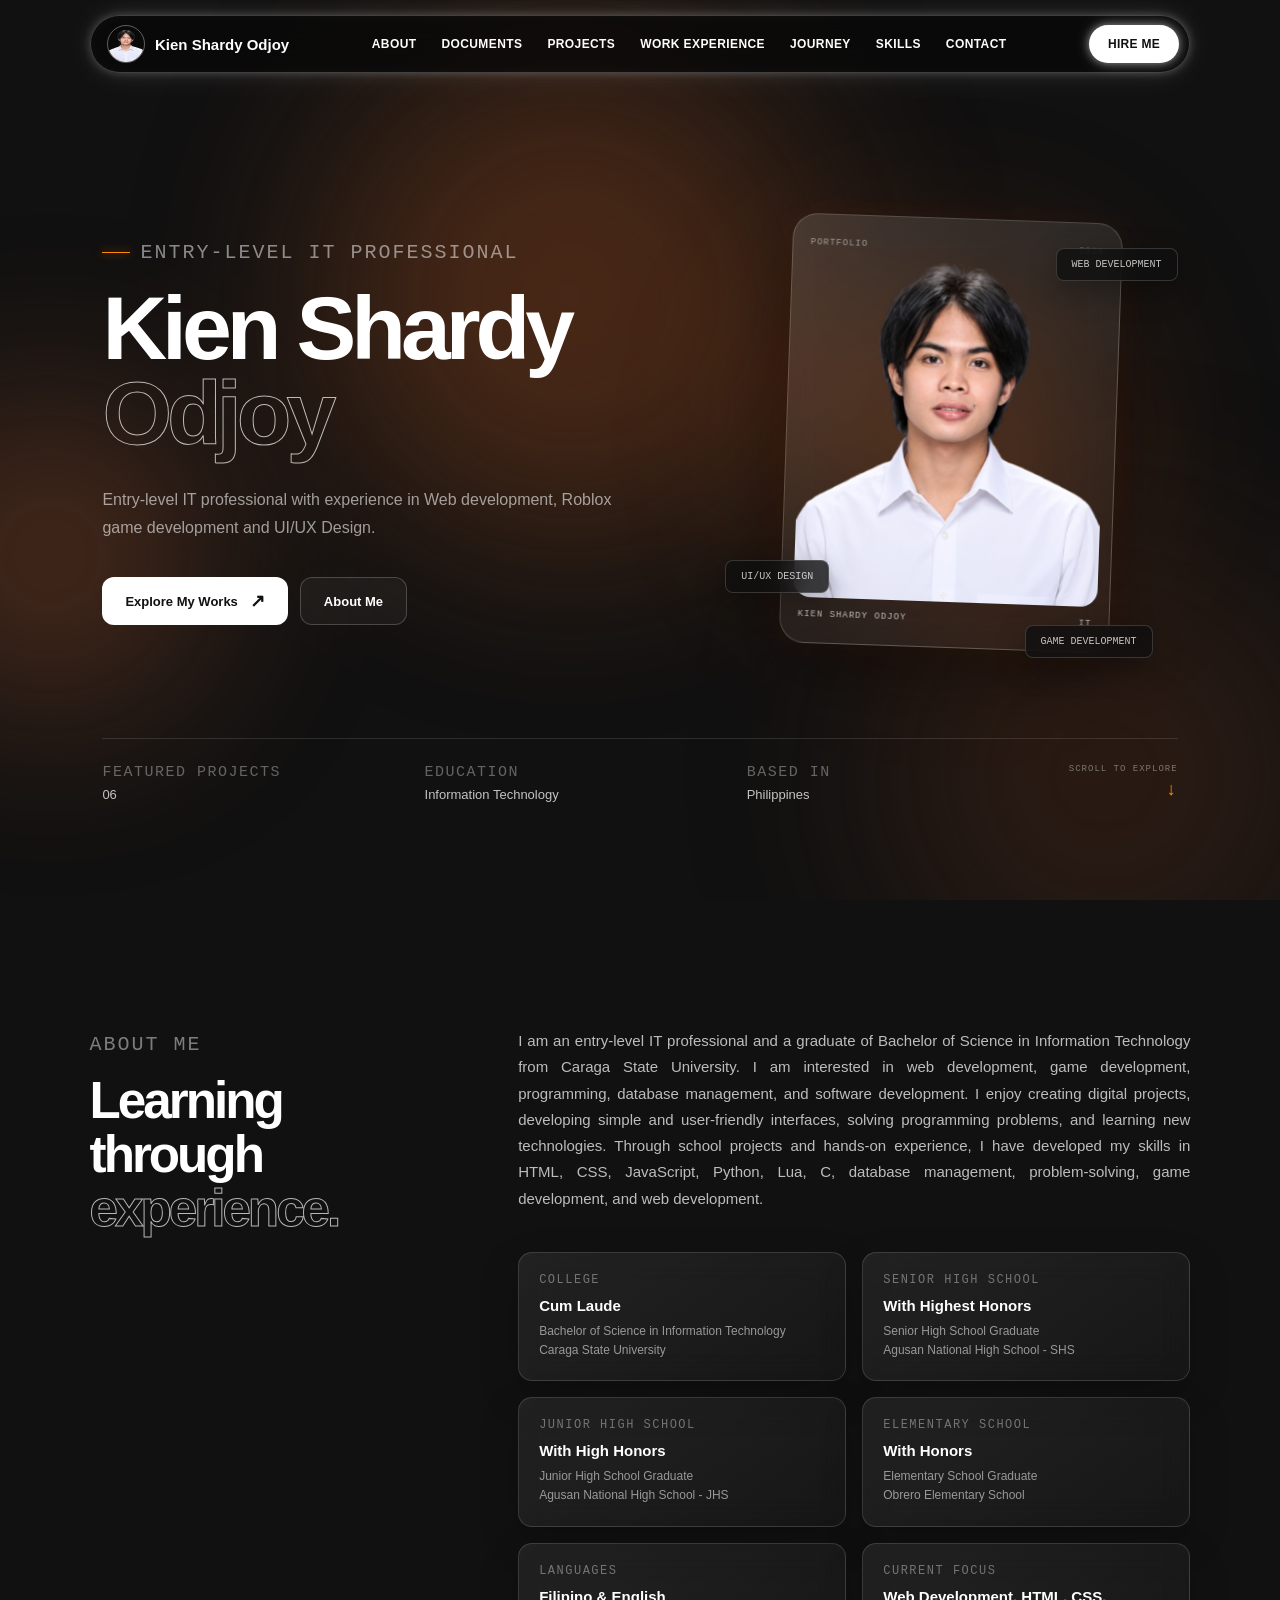
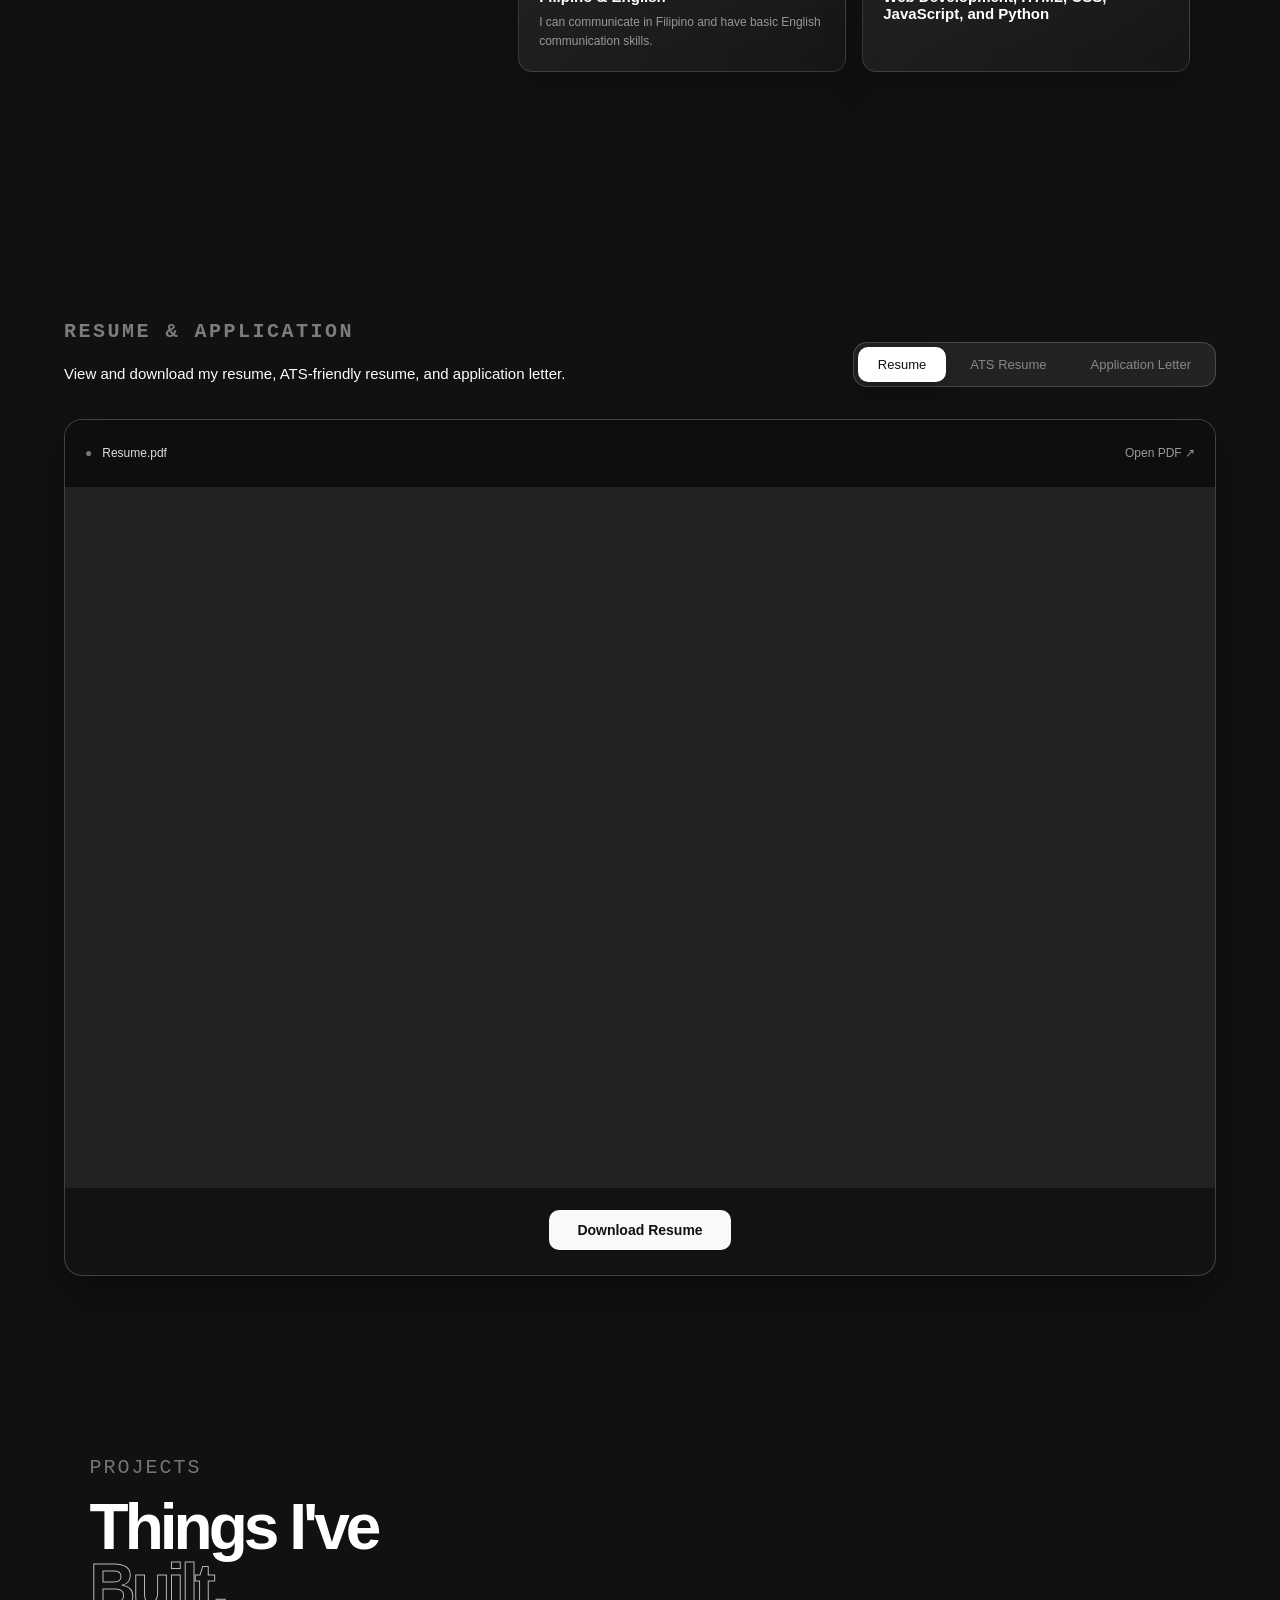
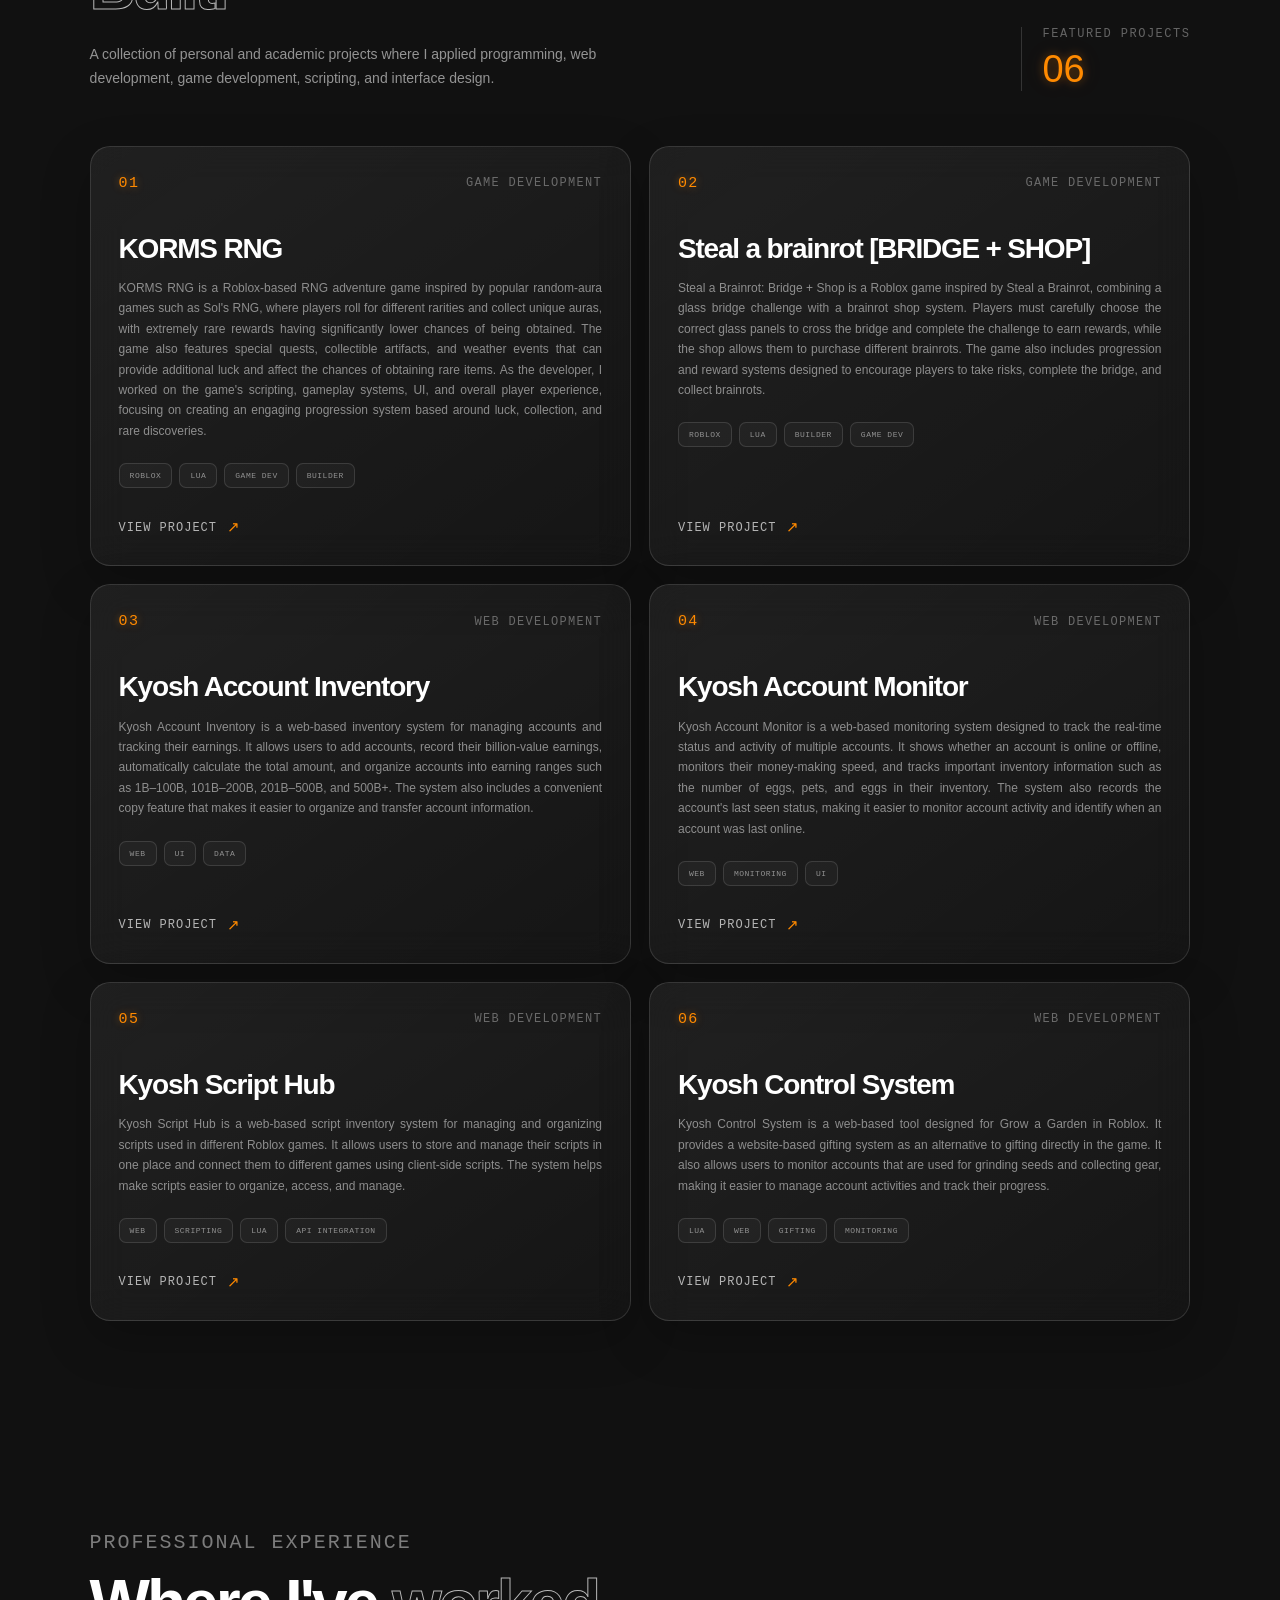
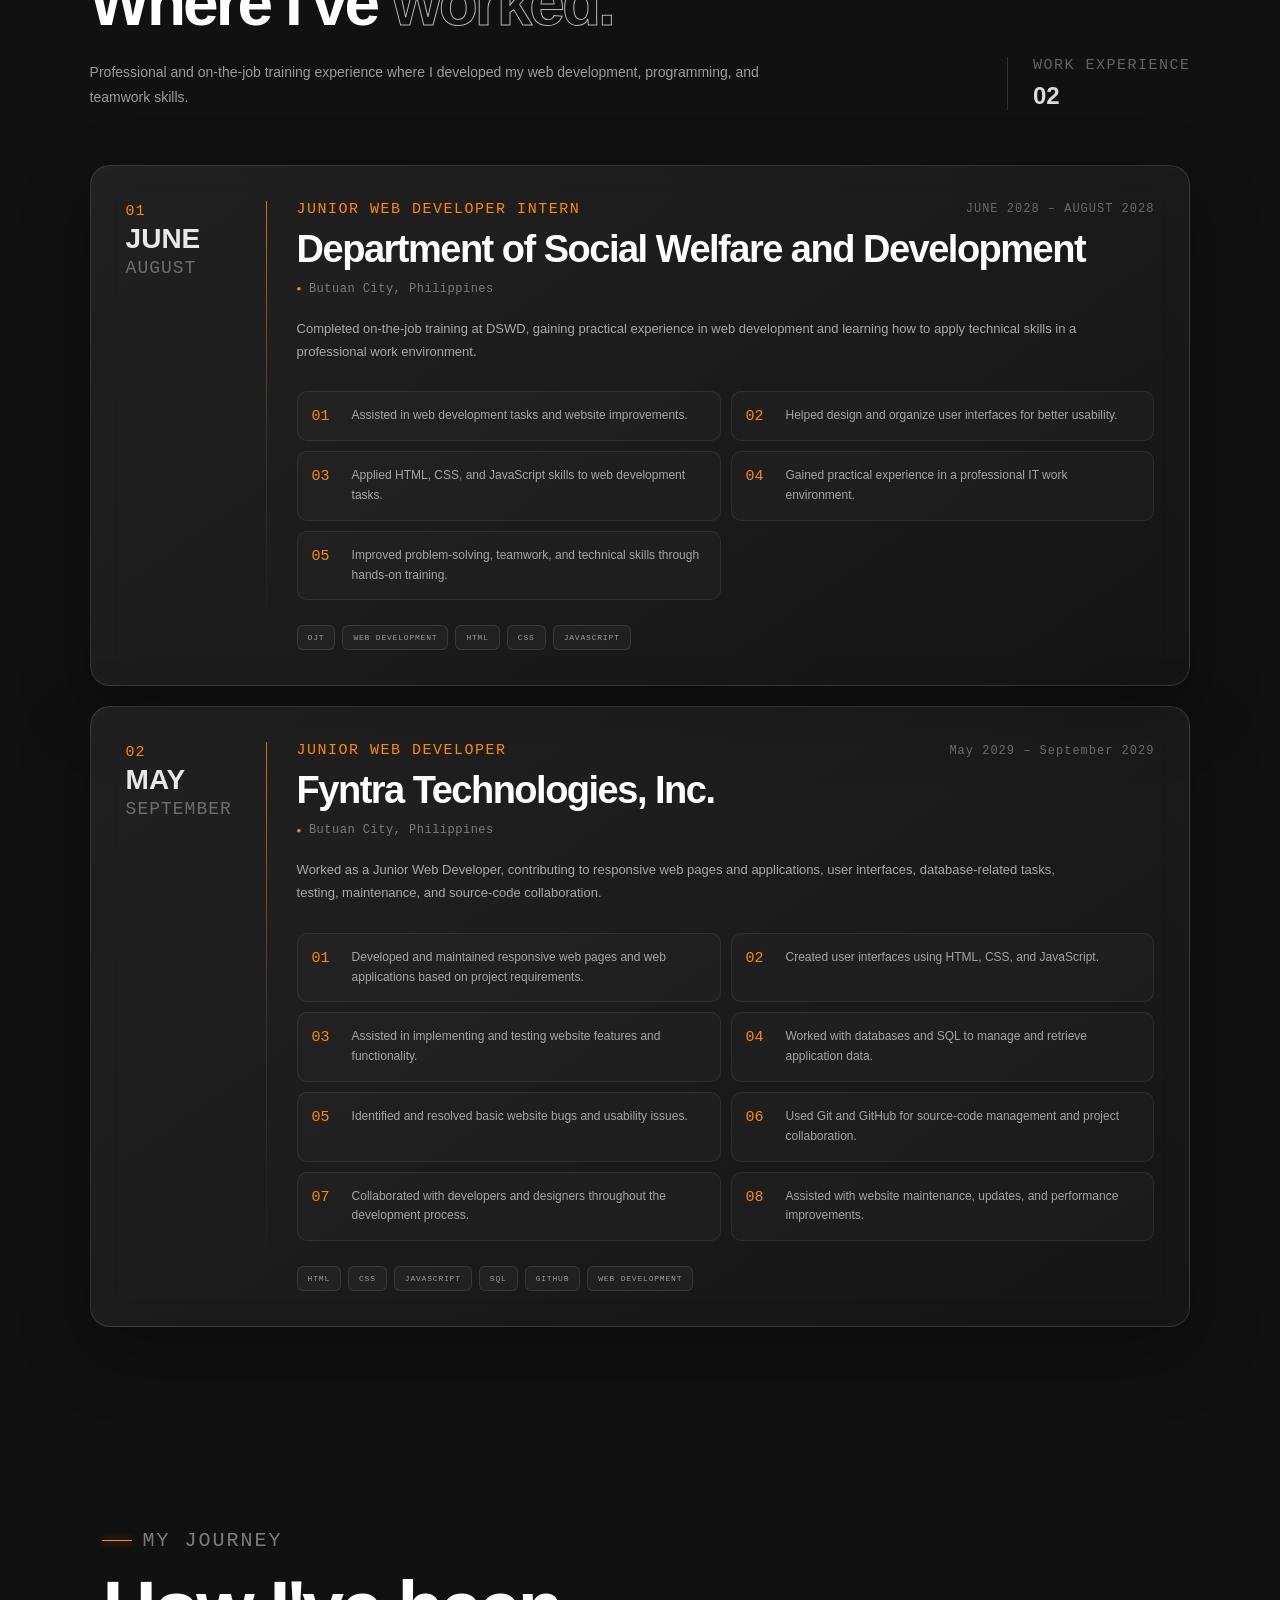
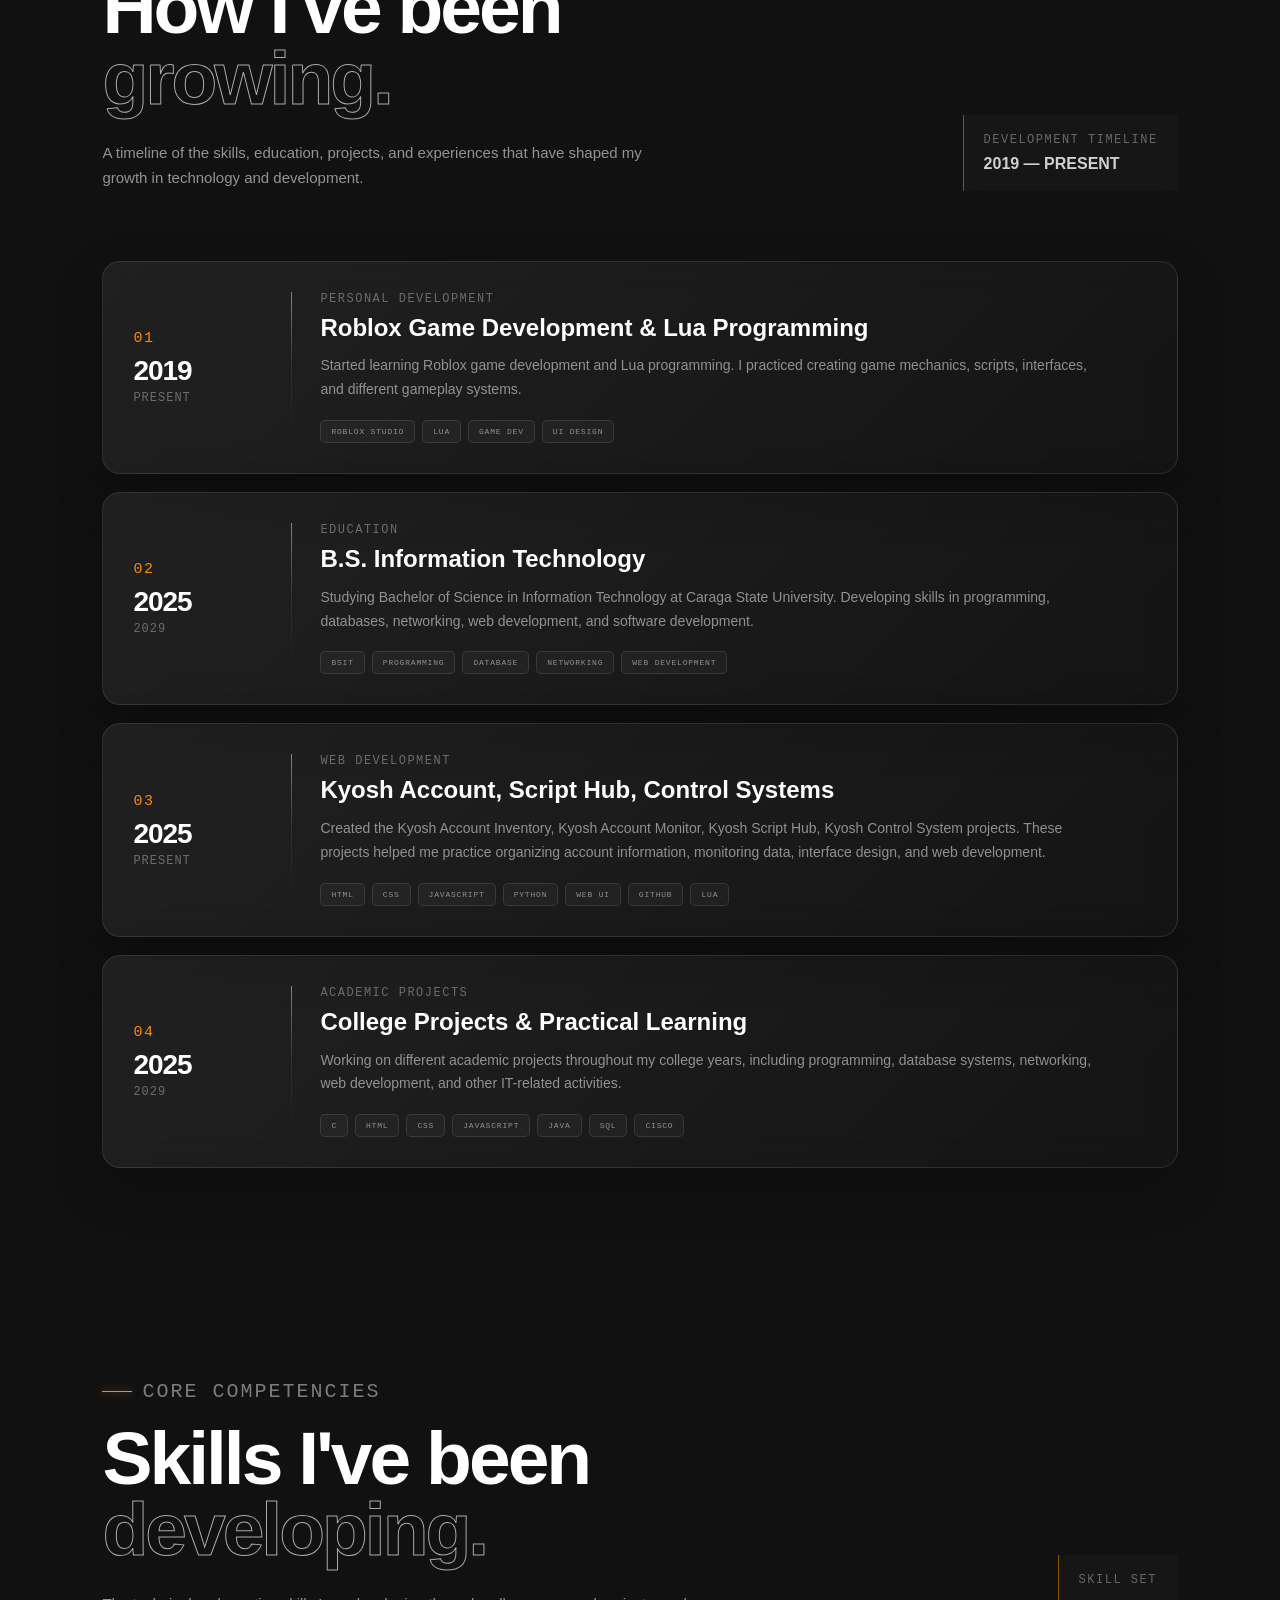
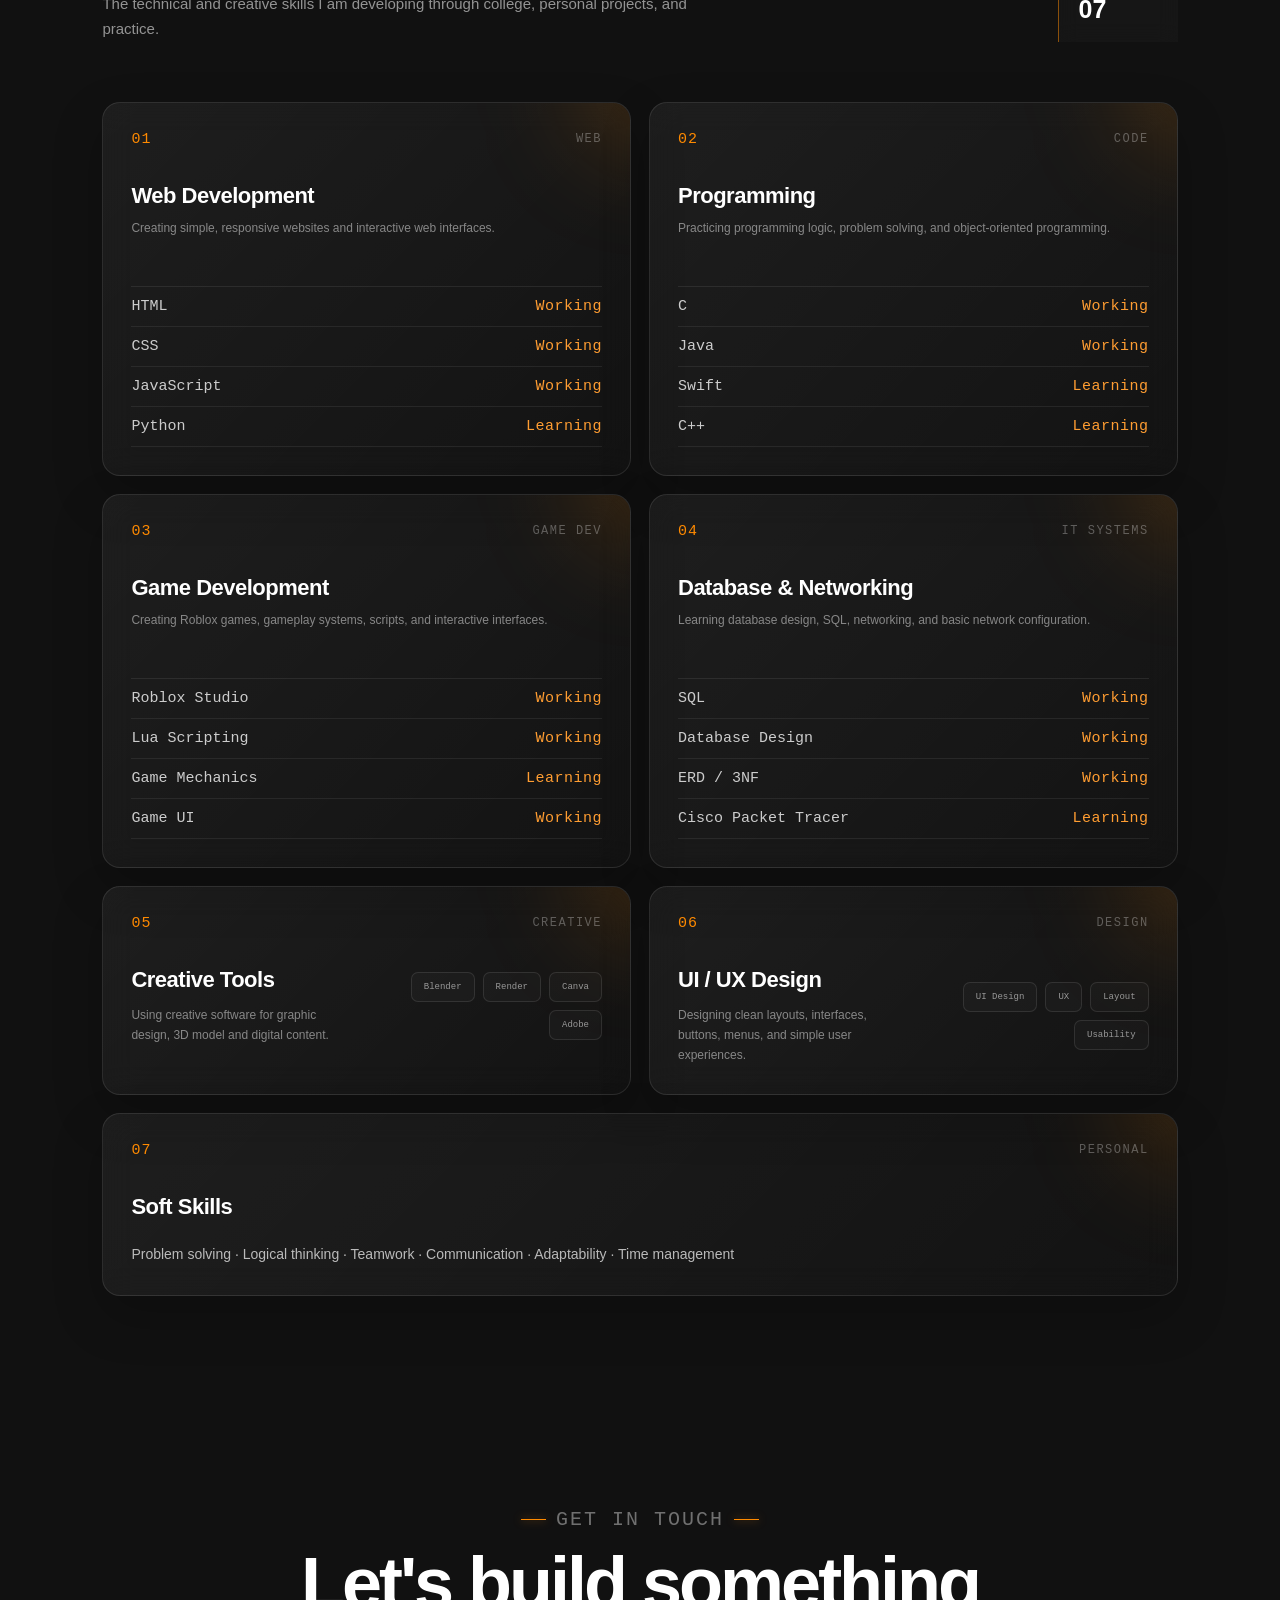
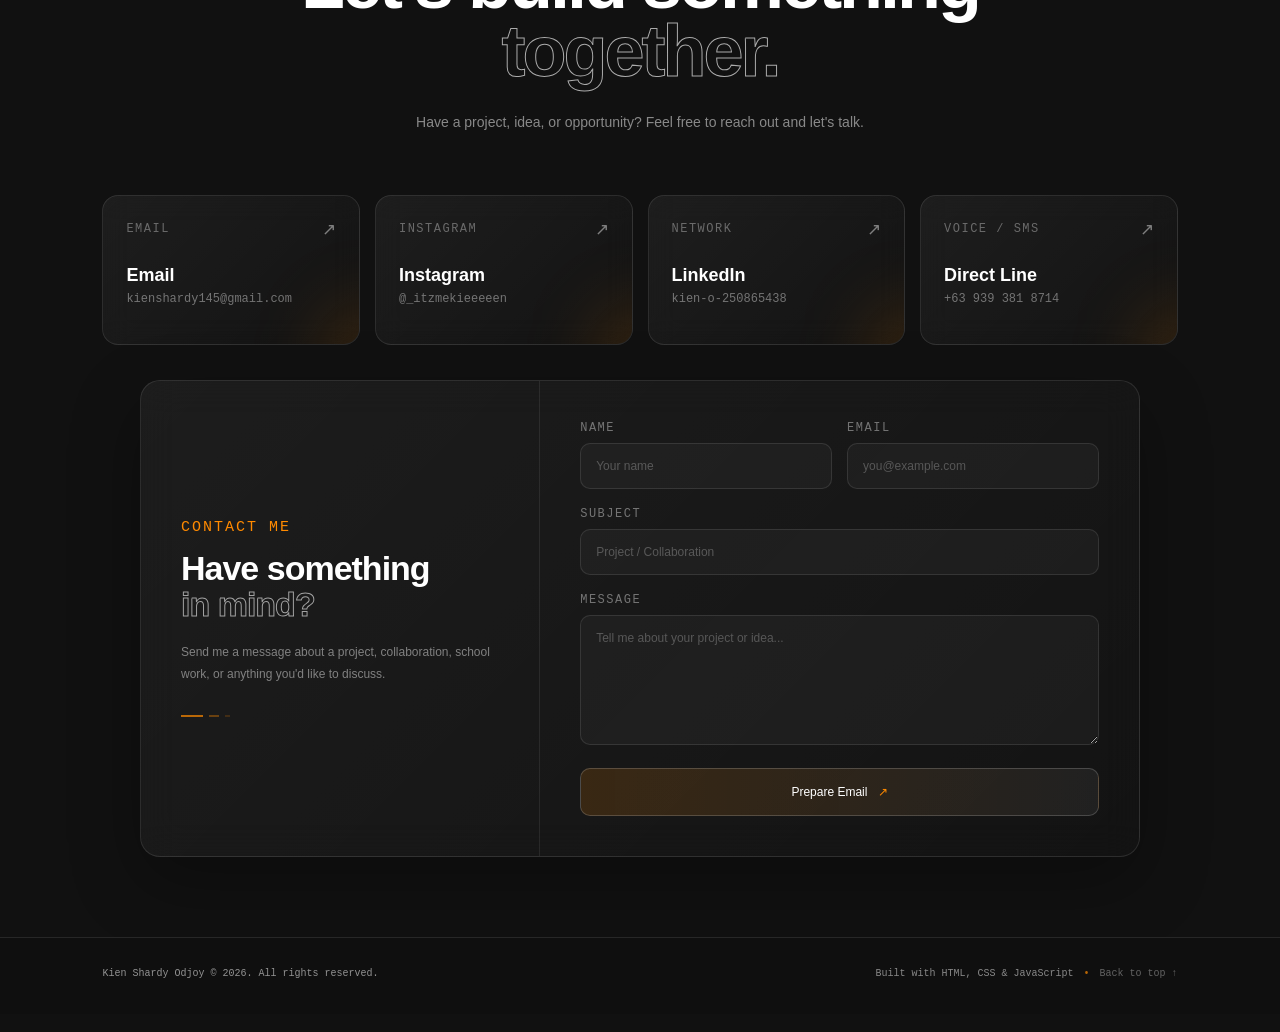
<file: index.html>
<!DOCTYPE html>

<html lang="en">

    <head>
        <meta charset="UTF-8" />
        <meta name="viewport" content="width=device-width, initial-scale=1.0" />

        <title>ODJOY E-PORTFOLIO</title>

        <link rel="stylesheet" href="styles.css">
    </head>

    <body>

        <header>

            <nav class="navbar">

                <a href="#home" class="nav-profile">
                    <img src="Kien.png" class="profile-image">
                    <span>Kien Shardy Odjoy</span>
                </a>

                <div class="navmenu" id="navMenu">
                    <a href="#about">ABOUT</a>
                    <a href="#documents">DOCUMENTS</a>
                    <a href="#projects">PROJECTS</a>
                    <a href="#work-experience">WORK EXPERIENCE</a>
                    <a href="#journey">JOURNEY</a>
                    <a href="#skills">SKILLS</a>
                    <a href="#contact">CONTACT</a>
                </div>

                <a href="#contact" class="hire-button">HIRE ME</a>

                <!-- MOBILE BUTTON -->
                <button type="button" class="mobile-menu-btn" id="mobileMenuBtn" aria-label="Open navigation menu" aria-expanded="false">
                    <span></span>
                    <span></span>
                </button>

            </nav>

        </header>

        <main>

            <div class="site-background">
                <div class="circle circle1"></div>
                <div class="circle circle2"></div>
                <div class="circle circle3"></div>
            </div>

            <!-- HOME -->
            <section id="home" class="background">

                <div class="hero-wrapper">

                    <!-- LEFT SIDE -->
                    <div class="hero-text">

                        <div class="hero-label">
                            <span></span>
                            ENTRY-LEVEL IT PROFESSIONAL
                        </div>

                        <h1>
                            Kien Shardy
                            <strong>Odjoy</strong>
                        </h1>

                        <p class="hero-description">
                            Entry-level IT professional with experience in Web development, Roblox game development and UI/UX Design.
                        </p>

                        <div class="hero-buttons">

                            <a href="#projects" class="hero-btn primary">
                                Explore My Works
                                <span>↗</span>
                            </a>

                            <a href="#about" class="hero-btn secondary">
                                About Me
                            </a>

                        </div>

                    </div>

                    <!-- RIGHT SIDE -->
                    <div class="hero-visual">

                        <div class="visual-glow"></div>

                        <div class="image-card">

                            <div class="image-top">
                                <span>PORTFOLIO</span>
                                <span>2026</span>
                            </div>

                            <img src="Kien.png" alt="Kien Shardy Odjoy">

                            <div class="image-bottom">
                                <span>KIEN SHARDY ODJOY</span>
                                <span>IT</span>
                            </div>

                        </div>

                        <!-- FLOATING SKILL TAGS -->
                        <div class="floating-tag tag-one">
                            WEB DEVELOPMENT
                        </div>

                        <div class="floating-tag tag-two">
                            UI/UX DESIGN
                        </div>

                        <div class="floating-tag tag-three">
                            GAME DEVELOPMENT
                        </div>

                    </div>

                </div>

                <!-- BOTTOM INFORMATION -->
                <div class="hero-footer">

                    <div>
                        <span class="footer-label">FEATURED PROJECTS</span>
                        <strong>06</strong>
                    </div>

                    <div>
                        <span class="footer-label">EDUCATION</span>
                        <strong>Information Technology</strong>
                    </div>

                    <div>
                        <span class="footer-label">BASED IN</span>
                        <strong>Philippines</strong>
                    </div>

                    <div class="scroll-indicator">
                        SCROLL TO EXPLORE
                        <span>↓</span>
                    </div>

                </div>

            </section>

            <!-- ABOUT -->
            <section id="about" class="about-section">

                <div class="about-wrapper">

                    <!-- LEFT SIDE -->
                    <div class="about-heading">
                        <span class="section-label">ABOUT ME</span>

                        <h2>
                            Learning through
                            <strong>experience.</strong>
                        </h2>
                    </div>

                    <!-- RIGHT SIDE -->
                    <div class="about-content">

                        <p class="about-intro">
                            I am an entry-level IT professional and a graduate of Bachelor of Science in Information Technology 
                            from Caraga State University. I am interested in web development, game development, programming, database management, 
                            and software development. I enjoy creating digital projects, developing simple and user-friendly interfaces, 
                            solving programming problems, and learning new technologies. Through school projects and hands-on experience, 
                            I have developed my skills in HTML, CSS, JavaScript, Python, Lua, C, database management, problem-solving, game development, and web development.
                        </p>

                        <!-- INFORMATION CARDS -->
                        <div class="about-grid">

                            <!-- COLLEGE -->
                            <div class="about-card">
                                <span class="card-label">COLLEGE</span>

                                <strong>Cum Laude</strong>

                                <p>
                                    Bachelor of Science in Information Technology
                                    <br>
                                    Caraga State University
                                </p>
                            </div>

                            <!-- SENIOR HIGH SCHOOL -->
                            <div class="about-card">
                                <span class="card-label">SENIOR HIGH SCHOOL</span>

                                <strong>With Highest Honors</strong>

                                <p>
                                    Senior High School Graduate
                                    <br>
                                    Agusan National High School - SHS
                                </p>
                            </div>

                            <!-- JUNIOR HIGH SCHOOL -->
                            <div class="about-card">
                                <span class="card-label">JUNIOR HIGH SCHOOL</span>

                                <strong>With High Honors</strong>

                                <p>
                                    Junior High School Graduate
                                    <br>
                                    Agusan National High School - JHS
                                </p>
                            </div>

                            <!-- ORGANIZATION -->
                            <div class="about-card">
                                <span class="card-label">ELEMENTARY SCHOOL</span>

                                <strong>With Honors</strong>

                                <p>
                                    Elementary School Graduate
                                    <br>
                                    Obrero Elementary School
                                </p>
                            </div>

                            <!-- LANGUAGES -->
                            <div class="about-card">
                                <span class="card-label">LANGUAGES</span>

                                <strong>Filipino & English</strong>

                                <p>
                                    I can communicate in Filipino and have basic English communication skills.
                                </p>
                            </div>

                            <!-- CURRENT FOCUS -->
                            <div class="about-card">
                                <span class="card-label">CURRENT FOCUS</span>

                                <strong>Web Development, HTML, CSS, JavaScript, and Python</strong>
                            </div>

                        </div>

                    </div>

                </div>

            </section>

            <!-- DOCUMENTS -->
            <section id="documents" class="content-section documents-section">
                <div class="section-label">RESUME & APPLICATION</div>

                <p class="section-description">
                    View and download my resume, ATS-friendly resume, and application letter.
                </p>

                <div class="document-tabs">
                    <button class="document-tab active" onclick="showDocument('resume')">
                        Resume
                    </button>

                    <button class="document-tab" onclick="showDocument('ats-resume')">
                        ATS Resume
                    </button>

                    <button class="document-tab" onclick="showDocument('application-letter')">
                        Application Letter
                    </button>
                </div>

                <!-- Resume -->
                <div class="document-viewer active" id="resume">
                    <div class="document-header">
                        <span>● &nbsp; Resume.pdf</span>

                        <a href="Odjoy-Resume.pdf"
                        target="_blank"
                        class="open-pdf">
                        Open PDF ↗
                    </a>
                </div>

                <iframe
                src="Odjoy-Resume.pdf"
                class="pdf-viewer">
            </iframe>

            <a href="Odjoy-Resume.pdf"
            download
            class="download-document">
            Download Resume
        </a>
    </div>

    <!-- ATS Resume -->
    <div class="document-viewer" id="ats-resume">
        <div class="document-header">
            <span>● &nbsp; ATS-Resume.pdf</span>

            <a href="Odjoy-ATS-Friendly-Resume.pdf"
            target="_blank"
            class="open-pdf">
            Open PDF ↗
        </a>
    </div>

    <iframe
    src="Odjoy-ATS-Friendly-Resume.pdf"
    class="pdf-viewer">
</iframe>

<a href="Odjoy-ATS-Friendly-Resume.pdf"
download
class="download-document">
Download ATS Resume
</a>
</div>

<!-- Application Letter -->
<div class="document-viewer" id="application-letter">
    <div class="document-header">
        <span>● &nbsp; Application-Letter.pdf</span>

        <a href="Odjoy-Application-Letter.pdf"
        target="_blank"
        class="open-pdf">
        Open PDF ↗
    </a>
</div>

<iframe
src="Odjoy-Application-Letter.pdf"
class="pdf-viewer">
</iframe>

<a href="Odjoy-Application-Letter.pdf"
download
class="download-document">
Download Application Letter
</a>
</div>
</section>

<!-- PROJECTS -->
<!-- =========================================================
PROJECTS
========================================================= -->

<section id="projects" class="projects-section">

    <!-- PROJECT HEADER -->
    <div class="projects-header">

        <div>
            <span class="projects-label">PROJECTS</span>

            <h2>
                Things I've
                <strong>Built.</strong>
            </h2>

            <p>
                A collection of personal and academic projects where I applied
                programming, web development, game development, scripting,
                and interface design.
            </p>
        </div>

        <div class="projects-count">
            <span>FEATURED PROJECTS</span>
            <strong>06</strong>
        </div>

    </div>

    <!-- =====================================================
    PROJECT GRID
    ===================================================== -->

    <div class="projects-grid">

        <!-- =================================================
        PROJECT 01 - KORMS RNG
        ================================================= -->

        <article class="project-card">

            <div class="project-card-top">
                <span class="project-number-small">01</span>
                <span>GAME DEVELOPMENT</span>
            </div>

            <div class="project-card-content">

                <h3>KORMS RNG</h3>

                <p>
                    KORMS RNG is a Roblox-based RNG adventure game inspired by popular random-aura games such as Sol's RNG, 
                    where players roll for different rarities and collect unique auras, with extremely rare rewards having 
                    significantly lower chances of being obtained. The game also features special quests, collectible artifacts, 
                    and weather events that can provide additional luck and affect the chances of obtaining rare items. As the developer, 
                    I worked on the game's scripting, gameplay systems, UI, and overall player experience, focusing on creating an engaging 
                    progression system based around luck, collection, and rare discoveries.
                </p>

                <div class="project-tags">
                    <span>ROBLOX</span>
                    <span>LUA</span>
                    <span>GAME DEV</span>
                    <span>BUILDER</span>
                </div>

            </div>

            <button
            class="project-link"
            onclick="openProject('korms')"
            >
            VIEW PROJECT <span>↗</span>
        </button>

    </article>

    <!-- =================================================
    PROJECT 02 - ROBLOX OBBY
    ================================================= -->

    <article class="project-card">

        <div class="project-card-top">
            <span class="project-number-small">02</span>
            <span>GAME DEVELOPMENT</span>
        </div>

        <div class="project-card-content">

            <h3>Steal a brainrot [BRIDGE + SHOP]</h3>

            <p>
                Steal a Brainrot: Bridge + Shop is a Roblox game inspired by Steal a Brainrot, 
                combining a glass bridge challenge with a brainrot shop system. Players must carefully 
                choose the correct glass panels to cross the bridge and complete the challenge to earn rewards, 
                while the shop allows them to purchase different brainrots. The game also includes progression 
                and reward systems designed to encourage players to take risks, complete the bridge, and collect brainrots.
            </p>

            <div class="project-tags">
                <span>ROBLOX</span>
                <span>LUA</span>
                <span>BUILDER</span>
                <span>GAME DEV</span>
            </div>

        </div>

        <button
        class="project-link"
        onclick="openProject('obby')"
        >
        VIEW PROJECT <span>↗</span>
    </button>

</article>

<!-- =================================================
PROJECT 03 - ACCOUNT INVENTORY
================================================= -->

<article class="project-card">

    <div class="project-card-top">
        <span class="project-number-small">03</span>
        <span>WEB DEVELOPMENT</span>
    </div>

    <div class="project-card-content">

        <h3>Kyosh Account Inventory</h3>

        <p>
            Kyosh Account Inventory is a web-based inventory system for managing accounts and tracking their earnings. 
            It allows users to add accounts, record their billion-value earnings, automatically calculate the total amount, 
            and organize accounts into earning ranges such as 1B–100B, 101B–200B, 201B–500B, and 500B+. The system also includes 
            a convenient copy feature that makes it easier to organize and transfer account information.
        </p>

        <div class="project-tags">
            <span>WEB</span>
            <span>UI</span>
            <span>DATA</span>
        </div>

    </div>

    <button
    class="project-link"
    onclick="openProject('inventory')"
    >
    VIEW PROJECT <span>↗</span>
</button>

</article>

<!-- =================================================
PROJECT 04 - ACCOUNT MONITOR
================================================= -->

<article class="project-card">

    <div class="project-card-top">
        <span class="project-number-small">04</span>
        <span>WEB DEVELOPMENT</span>
    </div>

    <div class="project-card-content">

        <h3>Kyosh Account Monitor</h3>

        <p>
            Kyosh Account Monitor is a web-based monitoring system designed to track the real-time status 
            and activity of multiple accounts. It shows whether an account is online or offline, monitors 
            their money-making speed, and tracks important inventory information such as the number of eggs, pets, 
            and eggs in their inventory. The system also records the account's last seen status, making it easier to 
            monitor account activity and identify when an account was last online.
        </p>

        <div class="project-tags">
            <span>WEB</span>
            <span>MONITORING</span>
            <span>UI</span>
        </div>

    </div>

    <button
    class="project-link"
    onclick="openProject('monitor')"
    >
    VIEW PROJECT <span>↗</span>
</button>

</article>

<!-- =================================================
PROJECT 05 - CLIENT SCRIPTING
================================================= -->

<article class="project-card">

    <div class="project-card-top">
        <span class="project-number-small">05</span>
        <span>WEB DEVELOPMENT</span>
    </div>

    <div class="project-card-content">

        <h3>Kyosh Script Hub</h3>

        <p>
            Kyosh Script Hub is a web-based script inventory system for managing and organizing scripts used in different Roblox games. 
            It allows users to store and manage their scripts in one place and connect them to different games using client-side scripts. 
            The system helps make scripts easier to organize, access, and manage.
        </p>

        <div class="project-tags">
            <span>WEB</span>
            <span>SCRIPTING</span>
            <span>LUA</span>
            <span>API INTEGRATION</span>
        </div>

    </div>

    <button
    class="project-link"
    onclick="openProject('clientscript')"
    >
    VIEW PROJECT <span>↗</span>
</button>

</article>

<!-- =================================================
PROJECT 06 - UI DESIGN
================================================= -->

<article class="project-card">

    <div class="project-card-top">
        <span class="project-number-small">06</span>
        <span>WEB DEVELOPMENT</span>
    </div>

    <div class="project-card-content">

        <h3>Kyosh Control System</h3>

        <p>
            Kyosh Control System is a web-based tool designed for Grow a Garden in Roblox. It provides a website-based gifting system as 
            an alternative to gifting directly in the game. It also allows users to monitor accounts that are used for grinding 
            seeds and collecting gear, making it easier to manage account activities and track their progress.
        </p>

        <div class="project-tags">
            <span>LUA</span>
            <span>WEB</span>
            <span>GIFTING</span>
            <span>MONITORING</span>
        </div>

    </div>

    <button
    class="project-link"
    onclick="openProject('robloxui')"
    >
    VIEW PROJECT <span>↗</span>
</button>

</article>

</div>

</section>

<!-- =========================================================
PROJECT VIEWER MODAL
========================================================= -->

<div id="projectModal" class="project-modal">

    <div class="project-modal-box">

        <button
        class="project-modal-close"
        onclick="closeProject()"
        aria-label="Close project"
        >
        ×
    </button>

    <!-- VIDEO -->

    <div class="project-modal-video">

        <video
        id="projectVideo"
        controls
        playsinline
        >
        <source id="projectVideoSource" src="" type="video/mp4">
        Your browser does not support video playback.
    </video>

</div>

<!-- PROJECT INFORMATION -->

<div class="project-modal-info">

    <span
    id="projectCategory"
    class="modal-category"
    >
    PROJECT CATEGORY
</span>

<h3 id="projectTitle">
    Project Title
</h3>

<p
id="projectDescription"
class="modal-description"
>
Project description.
</p>

<!-- DETAILS -->

<div class="modal-details">

    <div class="modal-detail">

        <span>TECHNOLOGIES</span>

        <strong id="projectTech">
            —
        </strong>

    </div>

    <div class="modal-detail">

        <span>ROLE</span>

        <strong id="projectRole">
            —
        </strong>

    </div>

    <div class="modal-detail">

        <span>YEAR</span>

        <strong id="projectYear">
            —
        </strong>

    </div>

</div>

<!-- EXTERNAL LINK -->

<a
id="projectExternalLink"
href="#"
target="_blank"
rel="noopener noreferrer"
class="modal-project-link"
>
OPEN PROJECT ↗
</a>

</div>

</div>

</div>


<!-- WORK EXPERIENCE -->
<section id="work-experience" class="work-experience-section">

    <div class="work-experience-header">
        <div class="work-experience-title">
            <span class="work-experience-label">PROFESSIONAL EXPERIENCE</span>

            <h2>
                Where I've
                <strong>worked.</strong>
            </h2>

            <p>
                Professional and on-the-job training experience where I
                developed my web development, programming, and teamwork skills.
            </p>
        </div>

        <div class="work-experience-status">
            <span>WORK EXPERIENCE</span>
            <strong>02</strong>
        </div>
    </div>

    <!-- DSWD OJT -->
    <div class="work-experience-card">

        <div class="work-experience-number">
            <span>01</span>
            <strong>JUNE</strong>
            <small>AUGUST</small>
        </div>

        <div class="work-experience-divider"></div>

        <div class="work-experience-content">

            <div class="work-experience-top">
                <span class="work-experience-type">
                    JUNIOR WEB DEVELOPER INTERN
                </span>
                <span class="work-experience-date">
                    JUNE 2028 – AUGUST 2028
                </span>
            </div>

            <h3>Department of Social Welfare and Development</h3>

            <div class="work-experience-location">
                <span>●</span>
                Butuan City, Philippines
            </div>

            <p class="work-experience-summary">
                Completed on-the-job training at DSWD, gaining practical
                experience in web development and learning how to apply
                technical skills in a professional work environment.
            </p>

            <div class="work-experience-grid">

                <div class="work-experience-item">
                    <span class="work-item-number">01</span>
                    <p>Assisted in web development tasks and website improvements.</p>
                </div>

                <div class="work-experience-item">
                    <span class="work-item-number">02</span>
                    <p>Helped design and organize user interfaces for better usability.</p>
                </div>

                <div class="work-experience-item">
                    <span class="work-item-number">03</span>
                    <p>Applied HTML, CSS, and JavaScript skills to web development tasks.</p>
                </div>

                <div class="work-experience-item">
                    <span class="work-item-number">04</span>
                    <p>Gained practical experience in a professional IT work environment.</p>
                </div>

                <div class="work-experience-item">
                    <span class="work-item-number">05</span>
                    <p>Improved problem-solving, teamwork, and technical skills through hands-on training.</p>
                </div>

            </div>

            <div class="work-experience-tags">
                <span>OJT</span>
                <span>WEB DEVELOPMENT</span>
                <span>HTML</span>
                <span>CSS</span>
                <span>JAVASCRIPT</span>
            </div>

        </div>
    </div>

    <!-- FYNTRA TECHNOLOGIES -->
    <div class="work-experience-card">

        <div class="work-experience-number">
            <span>02</span>
            <strong>MAY</strong>
            <small>SEPTEMBER</small>
        </div>

        <div class="work-experience-divider"></div>

        <div class="work-experience-content">

            <div class="work-experience-top">
                <span class="work-experience-type">JUNIOR WEB DEVELOPER</span>
                <span class="work-experience-date">
                    May 2029 – September 2029
                </span>
            </div>

            <h3>Fyntra Technologies, Inc.</h3>

            <div class="work-experience-location">
                <span>●</span>
                Butuan City, Philippines
            </div>

            <p class="work-experience-summary">
                Worked as a Junior Web Developer, contributing to responsive
                web pages and applications, user interfaces, database-related
                tasks, testing, maintenance, and source-code collaboration.
            </p>

            <div class="work-experience-grid">

                <div class="work-experience-item">
                    <span class="work-item-number">01</span>
                    <p>Developed and maintained responsive web pages and web applications based on project requirements.</p>
                </div>

                <div class="work-experience-item">
                    <span class="work-item-number">02</span>
                    <p>Created user interfaces using HTML, CSS, and JavaScript.</p>
                </div>

                <div class="work-experience-item">
                    <span class="work-item-number">03</span>
                    <p>Assisted in implementing and testing website features and functionality.</p>
                </div>

                <div class="work-experience-item">
                    <span class="work-item-number">04</span>
                    <p>Worked with databases and SQL to manage and retrieve application data.</p>
                </div>

                <div class="work-experience-item">
                    <span class="work-item-number">05</span>
                    <p>Identified and resolved basic website bugs and usability issues.</p>
                </div>

                <div class="work-experience-item">
                    <span class="work-item-number">06</span>
                    <p>Used Git and GitHub for source-code management and project collaboration.</p>
                </div>

                <div class="work-experience-item">
                    <span class="work-item-number">07</span>
                    <p>Collaborated with developers and designers throughout the development process.</p>
                </div>

                <div class="work-experience-item">
                    <span class="work-item-number">08</span>
                    <p>Assisted with website maintenance, updates, and performance improvements.</p>
                </div>

            </div>

            <div class="work-experience-tags">
                <span>HTML</span>
                <span>CSS</span>
                <span>JAVASCRIPT</span>
                <span>SQL</span>
                <span>GITHUB</span>
                <span>WEB DEVELOPMENT</span>
            </div>

        </div>
    </div>

</section>

<!-- JOURNEY -->
<section id="journey" class="experience-section">

    <div class="experience-header">

        <div class="experience-title">

            <span class="experience-label">
                MY JOURNEY
            </span>

            <h2>
                How I've been
                <strong>growing.</strong>
            </h2>

            <p>
                A timeline of the skills, education, projects, and experiences
                that have shaped my growth in technology and development.
            </p>

        </div>

        <div class="experience-status">
            <span>DEVELOPMENT TIMELINE</span>
            <strong>2019 — PRESENT</strong>
        </div>

    </div>

    <div class="experience-list">

        <!-- EXPERIENCE 01 -->
        <article class="experience-card">

            <div class="experience-year">
                <span>01</span>
                <strong>2019</strong>
                <small>PRESENT</small>
            </div>

            <div class="experience-line"></div>

            <div class="experience-content">

                <span class="experience-type">
                    PERSONAL DEVELOPMENT
                </span>

                <h3>
                    Roblox Game Development & Lua Programming
                </h3>

                <p>
                    Started learning Roblox game development and Lua programming.
                    I practiced creating game mechanics, scripts, interfaces,
                    and different gameplay systems.
                </p>

                <div class="experience-tags">
                    <span>ROBLOX STUDIO</span>
                    <span>LUA</span>
                    <span>GAME DEV</span>
                    <span>UI DESIGN</span>
                </div>

            </div>

        </article>

        <!-- EXPERIENCE 02 -->
        <article class="experience-card">

            <div class="experience-year">
                <span>02</span>
                <strong>2025</strong>
                <small>2029</small>
            </div>

            <div class="experience-line"></div>

            <div class="experience-content">

                <span class="experience-type">
                    EDUCATION
                </span>

                <h3>
                    B.S. Information Technology
                </h3>

                <p>
                    Studying Bachelor of Science in Information Technology
                    at Caraga State University. Developing skills in
                    programming, databases, networking, web development,
                    and software development.
                </p>

                <div class="experience-tags">
                    <span>BSIT</span>
                    <span>PROGRAMMING</span>
                    <span>DATABASE</span>
                    <span>NETWORKING</span>
                    <span>WEB DEVELOPMENT</span>
                </div>

            </div>

        </article>

        <!-- EXPERIENCE 03 -->
        <article class="experience-card">

            <div class="experience-year">
                <span>03</span>
                <strong>2025</strong>
                <small>PRESENT</small>
            </div>

            <div class="experience-line"></div>

            <div class="experience-content">

                <span class="experience-type">
                    WEB DEVELOPMENT
                </span>

                <h3>
                    Kyosh Account, Script Hub, Control Systems 
                </h3>

                <p>
                    Created the Kyosh Account Inventory, Kyosh Account
                    Monitor, Kyosh Script Hub, Kyosh Control System projects. 
                    These projects helped me practice organizing account information, 
                    monitoring data, interface design, and web development.
                </p>

                <div class="experience-tags">
                    <span>HTML</span>
                    <span>CSS</span>
                    <span>JAVASCRIPT</span>
                    <span>PYTHON</span>
                    <span>WEB UI</span>
                    <span>GITHUB</span>
                    <span>LUA</span>
                </div>

            </div>

        </article>

        <!-- EXPERIENCE 04 -->
        <article class="experience-card">

            <div class="experience-year">
                <span>04</span>
                <strong>2025</strong>
                <small>2029</small>
            </div>

            <div class="experience-line"></div>

            <div class="experience-content">

                <span class="experience-type">
                    ACADEMIC PROJECTS
                </span>

                <h3>
                    College Projects & Practical Learning
                </h3>

                <p>
                    Working on different academic projects throughout my
                    college years, including programming, database systems,
                    networking, web development, and other IT-related
                    activities.
                </p>

                <div class="experience-tags">
                    <span>C</span>
                    <span>HTML</span>
                    <span>CSS</span>
                    <span>JAVASCRIPT</span>
                    <span>JAVA</span>
                    <span>SQL</span>
                    <span>CISCO</span>
                </div>

            </div>

        </article>

    </div>

</section>

<!-- =========================================================
SKILLS
========================================================= -->

<section id="skills" class="skills-section">

    <!-- SKILLS HEADER -->
    <div class="skills-header">

        <div class="skills-heading">

            <span class="skills-label">
                CORE COMPETENCIES
            </span>

            <h2>
                Skills I've been
                <strong>developing.</strong>
            </h2>

            <p>
                The technical and creative skills I am developing
                through college, personal projects, and practice.
            </p>

        </div>

        <div class="skills-count">
            <span>SKILL SET</span>
            <strong>07</strong>
        </div>

    </div>

    <!-- SKILLS GRID -->
    <div class="skills-grid">

        <!-- WEB DEVELOPMENT -->
        <article class="skill-card skill-large">

            <div class="skill-card-top">
                <span class="skill-number">01</span>
                <span class="skill-category">WEB</span>
            </div>

            <h3>Web Development</h3>

            <p>
                Creating simple, responsive websites and
                interactive web interfaces.
            </p>

            <div class="skill-list">

                <div class="skill-item">
                    <span>HTML</span>
                    <strong>Working</strong>
                </div>

                <div class="skill-item">
                    <span>CSS</span>
                    <strong>Working</strong>
                </div>

                <div class="skill-item">
                    <span>JavaScript</span>
                    <strong>Working</strong>
                </div>

                <div class="skill-item">
                    <span>Python</span>
                    <strong>Learning</strong>
                </div>

            </div>

        </article>

        <!-- PROGRAMMING -->
        <article class="skill-card skill-large">

            <div class="skill-card-top">
                <span class="skill-number">02</span>
                <span class="skill-category">CODE</span>
            </div>

            <h3>Programming</h3>

            <p>
                Practicing programming logic, problem solving,
                and object-oriented programming.
            </p>

            <div class="skill-list">

                <div class="skill-item">
                    <span>C</span>
                    <strong>Working</strong>
                </div>

                <div class="skill-item">
                    <span>Java</span>
                    <strong>Working</strong>
                </div>

                <div class="skill-item">
                    <span>Swift</span>
                    <strong>Learning</strong>
                </div>

                <div class="skill-item">
                    <span>C++</span>
                    <strong>Learning</strong>
                </div>

            </div>

        </article>

        <!-- GAME DEVELOPMENT -->
        <article class="skill-card skill-large">

            <div class="skill-card-top">
                <span class="skill-number">03</span>
                <span class="skill-category">GAME DEV</span>
            </div>

            <h3>Game Development</h3>

            <p>
                Creating Roblox games, gameplay systems,
                scripts, and interactive interfaces.
            </p>

            <div class="skill-list">

                <div class="skill-item">
                    <span>Roblox Studio</span>
                    <strong>Working</strong>
                </div>

                <div class="skill-item">
                    <span>Lua Scripting</span>
                    <strong>Working</strong>
                </div>

                <div class="skill-item">
                    <span>Game Mechanics</span>
                    <strong>Learning</strong>
                </div>

                <div class="skill-item">
                    <span>Game UI</span>
                    <strong>Working</strong>
                </div>

            </div>

        </article>

        <!-- DATABASE & NETWORKING -->
        <article class="skill-card skill-large">

            <div class="skill-card-top">
                <span class="skill-number">04</span>
                <span class="skill-category">IT SYSTEMS</span>
            </div>

            <h3>Database & Networking</h3>

            <p>
                Learning database design, SQL, networking,
                and basic network configuration.
            </p>

            <div class="skill-list">

                <div class="skill-item">
                    <span>SQL</span>
                    <strong>Working</strong>
                </div>

                <div class="skill-item">
                    <span>Database Design</span>
                    <strong>Working</strong>
                </div>

                <div class="skill-item">
                    <span>ERD / 3NF</span>
                    <strong>Working</strong>
                </div>

                <div class="skill-item">
                    <span>Cisco Packet Tracer</span>
                    <strong>Learning</strong>
                </div>

            </div>

        </article>

        <!-- CREATIVE TOOLS -->
        <article class="skill-card skill-wide">

            <div class="skill-card-top">
                <span class="skill-number">05</span>
                <span class="skill-category">CREATIVE</span>
            </div>

            <div class="skill-wide-content">

                <div>
                    <h3>Creative Tools</h3>

                    <p>
                        Using creative software for graphic design,
                        3D model and digital content.
                    </p>
                </div>

                <div class="skill-pills">

                    <span>Blender</span>
                    <span>Render</span>
                    <span>Canva</span>
                    <span>Adobe</span>

                </div>

            </div>

        </article>

        <!-- UI UX -->
        <article class="skill-card skill-wide">

            <div class="skill-card-top">
                <span class="skill-number">06</span>
                <span class="skill-category">DESIGN</span>
            </div>

            <div class="skill-wide-content">

                <div>
                    <h3>UI / UX Design</h3>

                    <p>
                        Designing clean layouts, interfaces,
                        buttons, menus, and simple user experiences.
                    </p>
                </div>

                <div class="skill-pills">

                    <span>UI Design</span>
                    <span>UX</span>
                    <span>Layout</span>
                    <span>Usability</span>

                </div>

            </div>

        </article>

        <!-- SOFT SKILLS -->
        <article class="skill-card skill-soft">

            <div class="skill-card-top">
                <span class="skill-number">07</span>
                <span class="skill-category">PERSONAL</span>
            </div>

            <h3>Soft Skills</h3>

            <div class="soft-skill-text">

                Problem solving · Logical thinking ·
                Teamwork · Communication ·
                Adaptability · Time management

            </div>

        </article>

    </div>

</section>

<!-- CONTACT -->
<!-- =========================================================
CONTACT SECTION
========================================================= -->

<section id="contact" class="contact-section">

    <!-- CONTACT HEADER -->
    <div class="contact-header">

        <span class="contact-label">
            GET IN TOUCH
        </span>

        <h2>
            Let's build something
            <strong>together.</strong>
        </h2>

        <p>
            Have a project, idea, or opportunity?
            Feel free to reach out and let's talk.
        </p>

    </div>

    <!-- =====================================================
    CONTACT CARDS
    ===================================================== -->

    <div class="contact-cards">

        <!-- EMAIL -->
        <a
        href="mailto:kienshardy145@gmail.com"
        class="contact-card">

        <div class="contact-card-top">

            <span>EMAIL</span>

            <span class="contact-arrow">
                ↗
            </span>

        </div>

        <h3>
            Email
        </h3>

        <p>
            kienshardy145@gmail.com
        </p>

    </a>

    <!-- INSTAGRAM -->
    <a
    href="https://instagram.com/_itzmekieeeeen/"
    target="_blank"
    class="contact-card">

    <div class="contact-card-top">

        <span>INSTAGRAM</span>

        <span class="contact-arrow">
            ↗
        </span>

    </div>

    <h3>
        Instagram
    </h3>

    <p>
        @_itzmekieeeeen
    </p>

</a>

<!-- LINKEDIN -->
<a
href="https://www.linkedin.com/in/kien-o-250865438/"
target="_blank"
class="contact-card">

<div class="contact-card-top">

    <span>NETWORK</span>

    <span class="contact-arrow">
        ↗
    </span>

</div>

<h3>
    LinkedIn
</h3>

<p>
    kien-o-250865438
</p>

</a>

<!-- PHONE -->
<a
href="tel:+639393818714"
class="contact-card">

<div class="contact-card-top">

    <span>VOICE / SMS</span>

    <span class="contact-arrow">
        ↗
    </span>

</div>

<h3>
    Direct Line
</h3>

<p>
    +63 939 381 8714
</p>

</a>

</div>

<!-- =====================================================
CONTACT FORM
===================================================== -->

<div class="contact-main">

    <!-- LEFT SIDE -->

    <div class="contact-message-info">

        <span>
            CONTACT ME
        </span>

        <h3>
            Have something
            <strong>in mind?</strong>
        </h3>

        <p>
            Send me a message about a project,
            collaboration, school work, or anything
            you'd like to discuss.
        </p>

        <div class="contact-decoration">

            <span></span>

            <span></span>

            <span></span>

        </div>

    </div>

    <!-- RIGHT SIDE -->

    <form
    class="contact-form"
    onsubmit="prepareEmail(event)">

    <!-- NAME + EMAIL -->

    <div class="contact-form-row">

        <div class="contact-input-group">

            <label for="contact-name">
                NAME
            </label>

            <input
            type="text"
            id="contact-name"
            placeholder="Your name"
            required
            >

        </div>

        <div class="contact-input-group">

            <label for="contact-email">
                EMAIL
            </label>

            <input
            type="email"
            id="contact-email"
            placeholder="you@example.com"
            required
            >

        </div>

    </div>

    <!-- SUBJECT -->

    <div class="contact-input-group">

        <label for="contact-subject">
            SUBJECT
        </label>

        <input
        type="text"
        id="contact-subject"
        placeholder="Project / Collaboration"
        required
        >

    </div>

    <!-- MESSAGE -->

    <div class="contact-input-group">

        <label for="contact-message">
            MESSAGE
        </label>

        <textarea
        id="contact-message"
        placeholder="Tell me about your project or idea..."
        required
        ></textarea>

    </div>

    <!-- BUTTON -->

    <button
    type="submit"
    class="contact-submit">

    Prepare Email

    <span>
        ↗
    </span>

</button>

</form>

</div>

</section>

<!-- =========================================================
FOOTER
========================================================= -->

<footer class="site-footer">

    <div class="footer-inner">

        <!-- FOOTER LEFT -->

        <div class="footer-left">

            Kien Shardy Odjoy © 2026.
            All rights reserved.

        </div>

        <!-- FOOTER RIGHT -->

        <div class="footer-right">

            <span>
                Built with HTML, CSS & JavaScript
            </span>

            <span class="footer-dot">
                •
            </span>

            <a href="#home" class="back-top">
                Back to top ↑
            </a>

        </div>

    </div>

</footer>

</main>

<script>
        function showDocument(documentId) {
        document.querySelectorAll(".document-viewer").forEach(viewer => {
        viewer.classList.remove("active");
        });

        document.querySelectorAll(".document-tab").forEach(tab => {
        tab.classList.remove("active");
        });

        document.getElementById(documentId).classList.add("active");

        event.currentTarget.classList.add("active");
        }

        /* =========================================================
        PROJECT DATA
        ========================================================= */

        const projectData = {

        korms: {

        title: "KORMS RNG",

        category: "GAME DEVELOPMENT",

        description:
        "KORMS RNG is a Roblox-based RNG adventure game inspired by popular random-aura games such as Sol's RNG, where players roll for different rarities and collect unique auras, with extremely rare rewards having significantly lower chances of being obtained. The game also features special quests, collectible artifacts, and weather events that can provide additional luck and affect the chances of obtaining rare items. As the developer, I worked on the game's scripting, gameplay systems, UI, and overall player experience, focusing on creating an engaging progression system based around luck, collection, and rare discoveries.",

        tech:
        "Roblox Studio • Lua • Blender",

        role:
        "Game Developer",

        year:
        "2023 - 2026",

        video:
        "korms.mp4",

        link:
        "#"

        },

        obby: {

        title: "Steal a brainrot [BRIDGE + SHOP]",

        category: "GAME DEVELOPMENT",

        description:
        "Steal a Brainrot: Bridge + Shop is a Roblox game inspired by Steal a Brainrot, combining a glass bridge challenge with a brainrot shop system. Players must carefully choose the correct glass panels to cross the bridge and complete the challenge to earn rewards, while the shop allows them to purchase different brainrots. The game also includes progression and reward systems designed to encourage players to take risks, complete the bridge, and collect brainrots.",

        tech:
        "Roblox Studio • Lua • Blender",

        role:
        "Game Developer",

        year:
        "2025 - 2026",

        video:
        "obby.mp4",

        link:
        "#"

        },

        inventory: {

        title: "Kyosh Account Inventory",

        category: "WEB DEVELOPMENT",

        description:
        "Kyosh Account Inventory is a web-based inventory system for managing accounts and their earnings. It allows users to add accounts, record their billion-value earnings, automatically calculate the total amount, and organize accounts into earning ranges such as 1B–100B, 101B-200B, 201B-500B, and 500B+. The system also provides an easy copy feature for quickly organizing and transferring account information.",

        tech:
        "HTML • CSS • JavaScript • SQL • Python",

        role:
        "Web Developer",

        year:
        "2025 - 2026",

        video:
        "inventory.webm",

        link:
        "https://khinventory.onrender.com/"

        },

        monitor: {

        title: "Kyosh Account Monitor",

        category: "WEB DEVELOPMENT",

        description:
        "Kyosh Account Monitor is a web-based monitoring system designed to track the real-time status and activity of multiple accounts. It shows whether an account is online or offline, monitors their money-making speed, and tracks important inventory information such as the number of eggs, pets, and eggs in their inventory. The system also records the account's last seen status, making it easier to monitor account activity and identify when an account was last online.",

        tech:
        "HTML • CSS • JavaScript • Python",

        role:
        "Web Developer",

        year:
        "2025 - 2026",

        video:
        "monitor.webm",

        link:
        "https://khscript.onrender.com/"

        },

        clientscript: {

        title: "Kyosh Script Hub",

        category: "WEB DEVELOPMENT",

        description:
        "Kyosh Script Hub is a web-based script inventory system for managing and organizing scripts used in different Roblox games. It allows users to store and manage their scripts in one place and connect them to different games using client-side scripts. The system helps make scripts easier to organize, access, and manage.",

        tech:
        "HTML • CSS • JavaScript • SQL • Python",

        role:
        "Web Developer",

        year:
        "2025 - PRESENT",

        video:
        "khhub.webm",

        link:
        "https://kh-hub.onrender.com/"

        },

        robloxui: {

        title: "Kyosh Control System",

        category: "WEB DEVELOPMENT",

        description:
        "Kyosh Control System is a web-based tool designed for Grow a Garden in Roblox. It provides a website-based gifting system as an alternative to gifting directly in the game. It also allows users to monitor accounts that are used for grinding seeds and collecting gear, making it easier to manage account activities and track their progress.",

        tech:
        "HTML • CSS • JavaScript • SQL • Python",

        role:
        "Web Developer",

        year:
        "2025 - 2026",

        video:
        "khgag.webm",

        link:
        "https://kh-gag.onrender.com/"

        }

        };

        /* =========================================================
        OPEN PROJECT
        ========================================================= */

        function openProject(projectId) {

        const project = projectData[projectId];

        if (!project) return;

        document.getElementById("projectTitle").textContent =
        project.title;

        document.getElementById("projectCategory").textContent =
        project.category;

        document.getElementById("projectDescription").textContent =
        project.description;

        document.getElementById("projectTech").textContent =
        project.tech;

        document.getElementById("projectRole").textContent =
        project.role;

        document.getElementById("projectYear").textContent =
        project.year;

        const video =
        document.getElementById("projectVideo");

        const videoSource =
        document.getElementById("projectVideoSource");

        video.pause();

        videoSource.src = project.video;

        video.load();

        const externalLink =
        document.getElementById("projectExternalLink");

        if (project.link && project.link !== "#") {

        externalLink.href = project.link;

        externalLink.style.display = "inline-flex";

        } else {

        externalLink.style.display = "none";

        }

        document
        .getElementById("projectModal")
        .classList.add("active");

        document.body.style.overflow = "hidden";

        }

        /* =========================================================
        CLOSE PROJECT
        ========================================================= */

        function closeProject() {

        const modal =
        document.getElementById("projectModal");

        const video =
        document.getElementById("projectVideo");

        video.pause();

        modal.classList.remove("active");

        document.body.style.overflow = "";

        }

        /* =========================================================
        CLOSE WHEN CLICKING OUTSIDE
        ========================================================= */

        document
        .getElementById("projectModal")
        .addEventListener("click", function(event) {

        if (event.target === this) {

        closeProject();

        }

        });

        /* =========================================================
        CLOSE WITH ESC KEY
        ========================================================= */

        document.addEventListener("keydown", function(event) {

        if (event.key === "Escape") {

        closeProject();

        }

        });

        function prepareEmail(event) {

        event.preventDefault();

        const name =
        document.getElementById("contact-name").value;

        const email =
        document.getElementById("contact-email").value;

        const subject =
        document.getElementById("contact-subject").value;

        const message =
        document.getElementById("contact-message").value;

        const receiver =
        "kienshardy145@gmail.com";

        const body =
        "Name: " + name +
        "\nEmail: " + email +
        "\n\n" +
        message;

        const mailto =
        "mailto:" + receiver +
        "?subject=" +
        encodeURIComponent(subject) +
        "&body=" +
        encodeURIComponent(body);

        window.location.href = mailto;

        }

        const mobileMenuBtn = document.getElementById("mobileMenuBtn");
        const navMenu = document.getElementById("navMenu");

        mobileMenuBtn.addEventListener("click", function () {

        const isOpen = navMenu.classList.toggle("mobile-open");

        mobileMenuBtn.classList.toggle("active", isOpen);

        mobileMenuBtn.setAttribute(
        "aria-expanded",
        isOpen ? "true" : "false"
        );
        });


        const navLinks = navMenu.querySelectorAll("a");

        navLinks.forEach(function(link) {

         link.addEventListener("click", function() {

        navMenu.classList.remove("mobile-open");
        mobileMenuBtn.classList.remove("active");

        mobileMenuBtn.setAttribute(
            "aria-expanded",
            "false"
        );

        });

        });

</script>

</body>

</html>
</file>
<file: styles.css>
/* ================================= */
/* RESET                             */
/* ================================= */

* {
    margin: 0;
    padding: 0;
    box-sizing: border-box;
}

html {
    scroll-behavior: smooth;
}

body {
    font-family: Helvetica, "Helvetica Neue", Arial, sans-serif;
    overflow-x: hidden;
    background: #111;
    color: white;
}

/* ================================= */
/* NAVBAR                            */
/* ================================= */

.navbar {
    position: fixed;

    top: 15px;
    left: 50%;

    transform: translateX(-50%);

    width: calc(100% - 60px);
    max-width: 1100px;
    min-height: 58px;

    padding: 6px 10px;

    display: flex;
    align-items: center;

    background: rgba(8, 8, 8, 0.78);

    border: 1px solid rgba(255, 255, 255, 0.22);
    border-radius: 35px;

    backdrop-filter: blur(20px);
    -webkit-backdrop-filter: blur(20px);

    box-shadow:
        0 0 8px rgba(255, 255, 255, 0.18),
        0 0 20px rgba(255, 255, 255, 0.10),
        0 0 45px rgba(255, 255, 255, 0.06),
        inset 0 0 15px rgba(255, 255, 255, 0.03);

    z-index: 1000;

    transition: box-shadow 0.4s ease;
}


/* ================================= */
/* NAVBAR HOVER GLOW                 */
/* ================================= */

.navbar:hover {
    box-shadow:
        0 0 10px rgba(255, 255, 255, 0.25),
        0 0 30px rgba(255, 255, 255, 0.14),
        0 0 60px rgba(255, 255, 255, 0.08),
        inset 0 0 20px rgba(255, 255, 255, 0.05);
}


/* ================================= */
/* PROFILE                           */
/* ================================= */

.nav-profile {
    display: flex;
    align-items: center;

    gap: 10px;

    padding-left: 6px;

    flex-shrink: 0;

    cursor: pointer;
    text-decoration: none;
}

.profile-image {
    width: 38px;
    height: 38px;

    border-radius: 50%;

    overflow: hidden;

    flex-shrink: 0;

    border: 1px solid rgba(255, 255, 255, 0.35);

    transition:
        transform 0.3s ease,
        border-color 0.3s ease,
        box-shadow 0.3s ease;
}

.profile-image img {
    width: 100%;
    height: 100%;

    object-fit: cover;

    display: block;

    transition: transform 0.35s ease;
}

.nav-profile span {
    color: #ffffff;

    font-size: 15px;
    font-weight: 700;

    white-space: nowrap;

    transition:
        color 0.3s ease,
        text-shadow 0.3s ease;
}


/* ================================= */
/* PROFILE HOVER                     */
/* ================================= */

.nav-profile:hover .profile-image {
    transform: scale(1.15);

    border-color: #ff8a00;

    box-shadow:
        0 0 8px rgba(255, 138, 0, 0.8),
        0 0 18px rgba(255, 138, 0, 0.4);
}

.nav-profile:hover .profile-image img {
    transform: scale(1.12);
}

.nav-profile:hover span {
    color: #ff8a00;

    text-shadow:
        0 0 5px rgba(255, 138, 0, 0.8),
        0 0 12px rgba(255, 138, 0, 0.4);
}


/* ================================= */
/* NAVIGATION                        */
/* ================================= */

.navmenu {
    list-style: none;

    display: flex;
    align-items: center;
    justify-content: center;

    gap: 25px;

    margin-left: auto;
    margin-right: auto;

    padding: 0 20px;

    flex: 1;
}

.navmenu li {
    display: flex;
    align-items: center;
}

.navmenu a {
    position: relative;

    color: #fffefc;

    text-decoration: none;

    font-size: 12px;
    font-weight: 700;

    letter-spacing: 0.4px;

    white-space: nowrap;

    transition:
        color 0.25s ease,
        text-shadow 0.25s ease,
        transform 0.25s ease;
}


/* ================================= */
/* NAVIGATION HOVER                  */
/* ================================= */

.navmenu a:hover {
    color: #ffad42;

    transform: translateY(-1px);

    text-shadow:
        0 0 5px rgba(255, 140, 0, 0.8),
        0 0 12px rgba(255, 140, 0, 0.5),
        0 0 20px rgba(255, 140, 0, 0.25);
}


/* ================================= */
/* ORANGE UNDERLINE                  */
/* ================================= */

.navmenu a::after {
    content: "";

    position: absolute;

    left: 50%;
    bottom: -7px;

    width: 0;
    height: 2px;

    background: #ff8a00;

    box-shadow:
        0 0 5px #ff8a00,
        0 0 10px rgba(255, 138, 0, 0.5);

    transform: translateX(-50%);

    transition: width 0.25s ease;
}

.navmenu a:hover::after {
    width: 70%;
}


/* ================================= */
/* HIRE ME BUTTON                    */
/* ================================= */

.hire-button {
    display: flex;

    align-items: center;
    justify-content: center;

    flex-shrink: 0;

    min-width: 90px;
    height: 38px;

    padding: 0 18px;

    background: #ffffff;
    color: #111111 !important;

    border-radius: 25px;

    text-decoration: none;

    font-size: 12px;
    font-weight: 800;

    letter-spacing: 0.3px;

    white-space: nowrap;

    box-shadow:
        0 0 8px rgba(255, 255, 255, 0.5),
        0 0 18px rgba(255, 255, 255, 0.2);

    transition:
        transform 0.25s ease,
        box-shadow 0.25s ease,
        background 0.25s ease;
}


/* ================================= */
/* HIRE BUTTON HOVER                 */
/* ================================= */

.hire-button:hover {
    background: #ff8a00;
    color: #000000 !important;

    transform: scale(1.05);

    box-shadow:
        0 0 10px rgba(255, 136, 0, 0.8),
        0 0 25px rgba(255, 136, 0, 0.45),
        0 0 40px rgba(255, 136, 0, 0.2);
}


/* ================================= */
/* MAIN WEBSITE                      */
/* ================================= */

main {
    position: relative;

    min-height: 100vh;

    background: #111;

    overflow: hidden;
}


/* ================================= */
/* GLOBAL BACKGROUND                 */
/* ================================= */

.site-background {
    position: fixed;

    inset: 0;

    width: 100%;
    height: 100%;

    overflow: hidden;

    pointer-events: none;

    z-index: 0;
}


/* ================================= */
/* BLURRED CIRCLES                   */
/* ================================= */

.circle {
    position: absolute;

    border-radius: 50%;

    pointer-events: none;

    filter: blur(100px);

    opacity: 0.45;
}


/* ================================= */
/* CIRCLE 1                          */
/* ================================= */

.circle1 {
    width: 500px;
    height: 500px;

    background: #8b451f;

    top: 5%;
    left: 25%;

    animation: float1 12s ease-in-out infinite alternate;
}


/* ================================= */
/* CIRCLE 2                          */
/* ================================= */

.circle2 {
    width: 450px;
    height: 450px;

    background: #4a2818;

    bottom: -100px;
    right: -50px;

    animation: float2 15s ease-in-out infinite alternate;
}


/* ================================= */
/* CIRCLE 3                          */
/* ================================= */

.circle3 {
    width: 300px;
    height: 300px;

    background: #a0522d;

    top: 45%;
    left: -100px;

    animation: float3 10s ease-in-out infinite alternate;
}


/* ================================= */
/* SECTIONS                          */
/* ================================= */

.background,
.content-section {
    position: relative;

    z-index: 1;

    background: transparent;
}


/* ================================= */
/* HOME                              */
/* ================================= */

.background {
    min-height: 100vh;

    display: flex;

    justify-content: center;
    align-items: center;
}


/* ================================= */
/* HOME CONTENT                      */
/* ================================= */

.home-content {
    position: relative;

    z-index: 2;

    text-align: center;

    color: white;
}

.home-content h1 {
    font-size: clamp(50px, 8vw, 100px);

    font-weight: 800;

    letter-spacing: -3px;

    text-shadow:
        0 0 10px rgba(255, 255, 255, 0.2),
        0 0 30px rgba(255, 138, 0, 0.15);
}

.home-content p {
    margin-top: 10px;

    font-size: 18px;

    color: rgba(255, 255, 255, 0.75);
}


/* ================================= */
/* OTHER SECTIONS                    */
/* ================================= */

.content-section {
    min-height: 100vh;

    padding: 120px 10%;

    color: white;
}

.content-section h2 {
    color: #ff8a00;

    font-size: 40px;

    font-weight: 800;

    text-shadow:
        0 0 8px rgba(255, 138, 0, 0.35),
        0 0 20px rgba(255, 138, 0, 0.15);
}

.content-section p {
    margin-top: 15px;

    color: rgba(255, 255, 255, 0.75);

    font-size: 16px;

    line-height: 1.7;
}


/* ================================= */
/* CIRCLE ANIMATIONS                 */
/* ================================= */

@keyframes float1 {

    0% {
        transform: translate(0, 0);
    }

    50% {
        transform: translate(120px, 80px);
    }

    100% {
        transform: translate(-80px, 180px);
    }
}


@keyframes float2 {

    0% {
        transform: translate(0, 0);
    }

    50% {
        transform: translate(-120px, -80px);
    }

    100% {
        transform: translate(-200px, 50px);
    }
}


@keyframes float3 {

    0% {
        transform: translate(0, 0);
    }

    50% {
        transform: translate(150px, -100px);
    }

    100% {
        transform: translate(250px, 100px);
    }
}


/* ================================= */
/* TABLET                            */
/* ================================= */

@media (max-width: 1000px) {

    .navbar {
        width: calc(100% - 40px);

        top: 15px;
    }

    .navmenu {
        gap: 15px;

        padding: 0 10px;
    }

    .nav-profile span {
        display: none;
    }
}


/* ================================= */
/* MOBILE                            */
/* ================================= */

@media (max-width: 750px) {

    .navbar {
        top: 12px;
        left: 5%;

        transform: none;

        width: 90%;

        min-height: 54px;
    }

    .navmenu {
        display: none;
    }

    .nav-profile {
        margin-right: auto;
    }

    .hire-button {
        min-width: 85px;

        height: 36px;

        padding: 0 15px;
    }

    .circle1 {
        width: 350px;
        height: 350px;
    }

    .circle2 {
        width: 320px;
        height: 320px;
    }

    .circle3 {
        width: 220px;
        height: 220px;
    }

    .content-section {
        padding: 110px 7%;
    }

    .content-section h2 {
        font-size: 32px;
    }
}


/* ================================= */
/* SMALL MOBILE                      */
/* ================================= */

@media (max-width: 450px) {

    .navbar {
        width: 92%;

        left: 4%;
    }

    .profile-image {
        width: 34px;
        height: 34px;
    }

    .hire-button {
        min-width: 78px;

        padding: 0 12px;

        font-size: 11px;
    }

    .content-section {
        padding-left: 6%;
        padding-right: 6%;
    }
}

/* ================================= */
/* CUSTOM HERO                       */
/* ================================= */

.background {
    min-height: 100vh;

    padding: 130px 8% 45px;

    display: flex;
    flex-direction: column;
    justify-content: center;

    position: relative;
    z-index: 1;
}


/* ================================= */
/* HERO WRAPPER                      */
/* ================================= */

.hero-wrapper {
    width: 100%;
    max-width: 1150px;

    margin: 0 auto;

    display: grid;
    grid-template-columns: 1.1fr 0.9fr;

    align-items: center;

    gap: 70px;
}


/* ================================= */
/* HERO TEXT                         */
/* ================================= */

.hero-text {
    position: relative;
    z-index: 3;
}

.hero-label {
    display: flex;
    align-items: center;
    gap: 10px;

    margin-bottom: 22px;

    font-family: monospace;
    font-size: 20px;
    letter-spacing: 2px;

    color: rgba(255,255,255,0.5);
}

.hero-label span {
    width: 28px;
    height: 1px;

    background: #ff8a00;

    box-shadow:
        0 0 8px rgba(255,138,0,0.8);
}


/* ================================= */
/* NAME                              */
/* ================================= */

.hero-text h1 {
    margin: 0;

    max-width: 650px;

    font-size: clamp(58px, 7vw, 105px);

    line-height: 0.95;

    letter-spacing: -5px;

    font-weight: 800;

    color: white;
}

.hero-text h1 strong {
    display: block;

    color: transparent;

    -webkit-text-stroke: 1px rgba(255,255,255,0.7);

    font-weight: 800;
}


/* ================================= */
/* DESCRIPTION                       */
/* ================================= */

.hero-description {
    max-width: 540px;

    margin-top: 30px;

    color: rgba(255,255,255,0.58);

    font-size: 16px;

    line-height: 1.75;
}


/* ================================= */
/* BUTTONS                           */
/* ================================= */

.hero-buttons {
    display: flex;

    gap: 12px;

    margin-top: 35px;
}

.hero-btn {
    min-height: 48px;

    padding: 0 23px;

    display: inline-flex;

    align-items: center;
    justify-content: center;

    gap: 12px;

    border-radius: 12px;

    text-decoration: none;

    font-size: 13px;

    font-weight: 700;

    transition:
        transform 0.25s ease,
        background 0.25s ease,
        border-color 0.25s ease;
}

.hero-btn.primary {
    background: #ffffff;

    color: #111111;
}

.hero-btn.primary span {
    font-size: 18px;
}

.hero-btn.secondary {
    color: white;

    border: 1px solid rgba(255,255,255,0.2);

    background: rgba(255,255,255,0.04);
}

.hero-btn:hover {
    transform: translateY(-3px);
}

.hero-btn.primary:hover {
    background: #ff8a00;

    color: #000;
}

.hero-btn.secondary:hover {
    border-color: rgba(255,138,0,0.6);

    background: rgba(255,138,0,0.08);
}


/* ================================= */
/* RIGHT VISUAL                      */
/* ================================= */

.hero-visual {
    position: relative;

    min-height: 500px;

    display: flex;

    align-items: center;
    justify-content: center;
}


/* ================================= */
/* GLOW                              */
/* ================================= */

.visual-glow {
    position: absolute;

    width: 320px;
    height: 320px;

    border-radius: 50%;

    background: rgba(255, 94, 0, 0.22);

    filter: blur(90px);
}


/* ================================= */
/* IMAGE CARD                        */
/* ================================= */

.image-card {
    position: relative;

    width: 330px;
    height: 430px;

    padding: 12px;

    border-radius: 25px;

    background:
        linear-gradient(
            145deg,
            rgba(255,255,255,0.12),
            rgba(255,255,255,0.025)
        );

    border: 1px solid rgba(255,255,255,0.2);

    backdrop-filter: blur(15px);

    box-shadow:
        0 25px 70px rgba(0,0,0,0.45),
        0 0 35px rgba(255,100,0,0.08);

    z-index: 2;

    transform: rotate(2deg);

    transition:
        transform 0.4s ease;
}

.image-card:hover {
    transform: rotate(0deg) translateY(-8px);
}


/* ================================= */
/* IMAGE                             */
/* ================================= */

.image-card img {
    width: 100%;
    height: calc(100% - 65px);

    object-fit: cover;

    border-radius: 17px;

    display: block;
}


/* ================================= */
/* IMAGE CARD LABELS                 */
/* ================================= */

.image-top,
.image-bottom {
    height: 32px;

    display: flex;

    align-items: center;
    justify-content: space-between;

    padding: 0 5px;

    font-family: monospace;

    font-size: 9px;

    letter-spacing: 1px;

    color: rgba(255,255,255,0.5);
}

.image-bottom {
    height: 33px;

    color: rgba(255,255,255,0.7);
}


/* ================================= */
/* FLOATING TAGS                     */
/* ================================= */

.floating-tag {
    position: absolute;

    padding: 10px 15px;

    border-radius: 8px;

    background: rgba(15,15,15,0.8);

    border: 1px solid rgba(255,255,255,0.16);

    backdrop-filter: blur(12px);

    font-family: monospace;

    font-size: 10px;

    color: rgba(255,255,255,0.75);

    z-index: 4;

    box-shadow:
        0 10px 30px rgba(0,0,0,0.3);
}

.tag-one {
    top: 65px;
    right: 0;
}

.tag-two {
    bottom: 90px;
    left: 0;
}

.tag-three {
    bottom: 25px;
    right: 25px;
}


/* ================================= */
/* HERO FOOTER                       */
/* ================================= */

.hero-footer {
    width: 100%;
    max-width: 1150px;

    margin: 55px auto 0;

    padding-top: 25px;

    border-top: 1px solid rgba(255,255,255,0.12);

    display: grid;

    grid-template-columns:
        1fr
        1fr
        1fr
        auto;

    gap: 30px;
}

.hero-footer > div {
    display: flex;

    flex-direction: column;

    gap: 6px;
}

.footer-label {
    font-family: monospace;

    font-size: 15px;

    letter-spacing: 1.5px;

    color: rgba(255,255,255,0.35);
}

.hero-footer strong {
    font-size: 13px;

    font-weight: 500;

    color: rgba(255,255,255,0.75);
}

.scroll-indicator {
    align-items: flex-end;

    font-family: monospace;

    font-size: 9px;

    letter-spacing: 1px;

    color: rgba(255,255,255,0.4);
}

.scroll-indicator span {
    color: #ff8a00;

    font-size: 18px;
}


/* ================================= */
/* TABLET                            */
/* ================================= */

@media (max-width: 900px) {

    .hero-wrapper {
        grid-template-columns: 1fr;

        text-align: center;

        gap: 50px;
    }

    .hero-text {
        display: flex;

        flex-direction: column;

        align-items: center;
    }

    .hero-label {
        justify-content: center;
    }

    .hero-description {
        max-width: 600px;
    }

    .hero-visual {
        min-height: 430px;
    }

    .hero-footer {
        grid-template-columns: repeat(3, 1fr);
    }

    .scroll-indicator {
        display: none !important;
    }
}


/* ================================= */
/* MOBILE                            */
/* ================================= */

@media (max-width: 600px) {

    .background {
        padding: 120px 6% 40px;
    }

    .hero-text h1 {
        font-size: 52px;

        letter-spacing: -3px;
    }

    .hero-description {
        font-size: 14px;
    }

    .hero-buttons {
        flex-wrap: wrap;

        justify-content: center;
    }

    .hero-visual {
        min-height: 380px;
    }

    .image-card {
        width: 270px;
        height: 350px;
    }

    .floating-tag {
        font-size: 8px;

        padding: 8px 10px;
    }

    .tag-one {
        top: 30px;
        right: 0;
    }

    .tag-two {
        bottom: 70px;
        left: 0;
    }

    .tag-three {
        bottom: 20px;
        right: 0;
    }

    .hero-footer {
        grid-template-columns: 1fr 1fr;

        gap: 20px;
    }
}


/* ================================= */
/* SMALL MOBILE                      */
/* ================================= */

@media (max-width: 400px) {

    .hero-text h1 {
        font-size: 43px;
    }

    .image-card {
        width: 240px;
        height: 320px;
    }

    .hero-footer {
        grid-template-columns: 1fr;
    }

}

/* ================================= */
/* ABOUT SECTION                     */
/* ================================= */

.about-section {
    position: relative;
    z-index: 1;

    min-height: 100vh;

    padding: 100px 7% 100px;

    display: flex;
    align-items: center;

    color: white;
}


/* ================================= */
/* ABOUT WRAPPER                     */
/* ================================= */

.about-wrapper {
    width: 100%;
    max-width: 1150px;

    margin: 0 auto;

    display: grid;

    grid-template-columns: 0.8fr 1.5fr;

    gap: 70px;

    align-items: start;
}


/* ================================= */
/* ABOUT HEADING                     */
/* ================================= */

.about-heading {
    padding-top: 5px;
}

.section-label {
    display: block;

    margin-bottom: 18px;

    font-family: monospace;

    font-size: 20px;

    letter-spacing: 2px;

    color: rgba(255,255,255,0.45);
}

.about-heading h2 {
    margin: 0;

    max-width: 350px;

    font-size: clamp(40px, 4vw, 62px);

    line-height: 1.05;

    letter-spacing: -3px;

    font-weight: 700;

    color: white;
}

.about-heading h2 strong {
    display: block;

    color: transparent;

    -webkit-text-stroke: 1px rgba(255,255,255,0.7);

    font-weight: 700;
}


/* ================================= */
/* ABOUT CONTENT                     */
/* ================================= */

.about-content {
    max-width: 750px;
}

.about-intro {
    margin: 0 0 20px;

    color: rgba(255,255,255,0.72);

    font-size: 15px;

    line-height: 1.75;

    text-align: justify;

}


/* ================================= */
/* ABOUT GRID                        */
/* ================================= */

.about-grid {
    margin-top: 40px;

    display: grid;

    grid-template-columns: 1fr 1fr;

    gap: 16px;
}


/* ================================= */
/* ABOUT CARD                        */
/* ================================= */

.about-card {
    min-height: 125px;

    padding: 20px;

    border-radius: 14px;

    background:
        linear-gradient(
            145deg,
            rgba(255,255,255,0.075),
            rgba(255,255,255,0.025)
        );

    border: 1px solid rgba(255,255,255,0.14);

    backdrop-filter: blur(15px);
    -webkit-backdrop-filter: blur(15px);

    box-shadow:
        0 15px 40px rgba(0,0,0,0.18),
        inset 0 0 20px rgba(255,255,255,0.015);

    transition:
        transform 0.3s ease,
        border-color 0.3s ease,
        box-shadow 0.3s ease;
}


/* ================================= */
/* CARD HOVER                        */
/* ================================= */

.about-card:hover {
    transform: translateY(-5px);

    border-color: rgba(255,138,0,0.45);

    box-shadow:
        0 15px 40px rgba(0,0,0,0.3),
        0 0 25px rgba(255,138,0,0.08);
}


/* ================================= */
/* CARD LABEL                        */
/* ================================= */

.card-label {
    display: block;

    margin-bottom: 10px;

    font-family: monospace;

    font-size: 12px;

    letter-spacing: 1.5px;

    color: rgba(255,255,255,0.38);
}


/* ================================= */
/* CARD TITLE                        */
/* ================================= */

.about-card strong {
    display: block;

    margin-bottom: 8px;

    font-size: 15px;

    font-weight: 600;

    color: #ffffff;
}


/* ================================= */
/* CARD DESCRIPTION                  */
/* ================================= */

.about-card p {
    margin: 0;

    color: rgba(255,255,255,0.55);

    font-size: 12px;

    line-height: 1.6;
}


/* ================================= */
/* ORANGE ACCENT                     */
/* ================================= */

.about-card:hover .card-label {
    color: #ff8a00;

    text-shadow:
        0 0 8px rgba(255,138,0,0.45);
}


/* ================================= */
/* TABLET                            */
/* ================================= */

@media (max-width: 900px) {

    .about-wrapper {
        grid-template-columns: 1fr;

        gap: 40px;

        text-align: center;
    }

    .about-heading {
        display: flex;

        flex-direction: column;

        align-items: center;
    }

    .about-heading h2 {
        max-width: 600px;
    }

    .about-content {
        max-width: 700px;

        margin: 0 auto;
    }

    .about-intro {
        text-align: center;
    }

}


/* ================================= */
/* MOBILE                            */
/* ================================= */

@media (max-width: 600px) {

    .about-section {
        padding: 110px 6% 70px;
    }

    .about-heading h2 {
        font-size: 43px;

        letter-spacing: -2px;
    }

    .about-intro {
        font-size: 14px;
    }

    .about-grid {
        grid-template-columns: 1fr;

        gap: 14px;

        margin-top: 30px;
    }

    .about-card {
        min-height: auto;

        padding: 18px;

        text-align: left;
    }

}

/* =========================================================
   DOCUMENTS / RESUME SECTION
   ========================================================= */

.documents-section {
    position: relative;
    min-height: 100vh;
    padding: 120px 5% 80px;
    color: #fff;
}

.documents-section .section-label {
    font-family: monospace;
    font-size: 20px;
    font-weight: 600;
    letter-spacing: 2.5px;
    color: rgba(255,255,255,0.45);
}

.documents-section .section-description {
    margin-top: 8px;
    color: #fcfcfc;
    font-size: 15px;
}


/* =========================================================
   DOCUMENT TABS
   ========================================================= */

.document-tabs {
    display: flex;
    align-items: center;
    gap: 4px;

    width: fit-content;
    margin-left: auto;
    margin-top: -45px;
    margin-bottom: 32px;

    padding: 4px;

    background: rgba(255, 255, 255, 0.08);
    border: 1px solid rgba(255, 255, 255, 0.18);
    border-radius: 14px;

    backdrop-filter: blur(15px);
    -webkit-backdrop-filter: blur(15px);
}

.document-tab {
    border: none;
    outline: none;

    padding: 10px 20px;

    background: transparent;
    color: #888;

    border-radius: 10px;

    font-size: 13px;
    cursor: pointer;

    transition: all 0.25s ease;
}

.document-tab:hover {
    color: #ff8a00;
}

.document-tab.active {
    background: #fff;
    color: #111;

    box-shadow: 0 3px 15px rgba(0, 0, 0, 0.25);
}


/* =========================================================
   DOCUMENT CONTAINER
   ========================================================= */

.document-viewer {
    display: none;

    width: 100%;

    overflow: hidden;

    background: rgba(20, 20, 20, 0.65);

    border: 1px solid rgba(255, 255, 255, 0.2);

    border-radius: 18px;

    box-shadow:
        0 20px 50px rgba(0, 0, 0, 0.35);

    backdrop-filter: blur(20px);
    -webkit-backdrop-filter: blur(20px);

    animation: documentFade 0.3s ease;
}

.document-viewer.active {
    display: block;
}

@keyframes documentFade {
    from {
        opacity: 0;
        transform: translateY(8px);
    }

    to {
        opacity: 1;
        transform: translateY(0);
    }
}


/* =========================================================
   DOCUMENT HEADER
   ========================================================= */

.document-header {
    height: 68px;

    display: flex;
    align-items: center;
    justify-content: space-between;

    padding: 0 20px;

    background: rgba(15, 15, 15, 0.85);

    border-bottom: 1px solid rgba(255, 255, 255, 0.08);

    font-size: 13px;
}

.document-header span {
    color: #dddddd;

    font-family: Helvetica, "Helvetica Neue", Arial, sans-serif;
    font-size: 12px;
    font-weight: 500;
}

.document-header span:first-letter {
    color: #777;
}

.open-pdf {
    color: #999;
    text-decoration: none;
    font-size: 12px;

    transition: color 0.2s ease;
}

.open-pdf:hover {
    color: #ff8a00;
}


/* =========================================================
   PDF VIEWER
   ========================================================= */

.pdf-viewer {
    display: block;

    width: 100%;
    height: 700px;

    border: none;

    background: #222;
}


/* =========================================================
   DOWNLOAD BUTTON
   ========================================================= */

.download-document {
    display: block;

    width: fit-content;

    margin: 22px auto 25px;
    padding: 12px 28px;

    background: #faf9f9;
    color: #111;

    border-radius: 10px;

    font-size: 14px;
    font-weight: 600;

    text-decoration: none;

    transition:
        transform 0.2s ease,
        box-shadow 0.2s ease,
        background 0.2s ease;
}

.download-document:hover {
    background: #ff9d2e;

    transform: translateY(-2px);

    box-shadow:
        0 8px 25px rgba(255, 138, 0, 0.25);
}


/* =========================================================
   MOBILE
   ========================================================= */

@media (max-width: 768px) {

    .documents-section {
        padding: 100px 20px 60px;
    }

    .documents-section h2 {
        font-size: 32px;
    }

    .document-tabs {
        width: 100%;

        margin: 25px 0;

        overflow-x: auto;

        justify-content: flex-start;
    }

    .document-tab {
        white-space: nowrap;
        padding: 9px 15px;
    }

    .document-header {
        height: 58px;
        padding: 0 14px;
    }

    .pdf-viewer {
        height: 550px;
    }
}

@media (max-width: 480px) {

    .documents-section h2 {
        font-size: 28px;
    }

    .document-tabs {
        border-radius: 12px;
    }

    .document-tab {
        font-size: 11px;
        padding: 8px 12px;
    }

    .pdf-viewer {
        height: 500px;
    }
}

/* =========================================================
   PROJECTS SECTION
   ========================================================= */

.projects-section {
    position: relative;

    z-index: 1;

    min-height: 100vh;

    padding: 100px 7% 110px;

    color: white;

    overflow: hidden;
}


/* =========================================================
   PROJECT HEADER
   ========================================================= */

.projects-header {
    width: 100%;
    max-width: 1150px;

    margin: 0 auto 55px;

    display: flex;

    justify-content: space-between;

    align-items: flex-end;

    gap: 40px;
}


.projects-label {
    display: block;

    margin-bottom: 18px;

    font-family: monospace;

    font-size: 20px;

    letter-spacing: 2px;

    color: rgba(255,255,255,0.42);
}


.projects-header h2 {
    margin: 0;

    font-size: clamp(45px, 5vw, 72px);

    line-height: 0.95;

    letter-spacing: -4px;

    font-weight: 800;
}


.projects-header h2 strong {
    display: block;

    color: transparent;

    -webkit-text-stroke: 1px rgba(255,255,255,0.7);
}


.projects-header p {
    max-width: 580px;

    margin-top: 25px;

    color: rgba(255,255,255,0.55);

    font-size: 14px;

    line-height: 1.7;
}


/* =========================================================
   PROJECT COUNT
   ========================================================= */

.projects-count {
    min-width: 120px;

    padding-left: 20px;

    border-left: 1px solid rgba(255,255,255,0.15);

    display: flex;

    flex-direction: column;

    gap: 7px;
}


.projects-count span {
    font-family: monospace;

    font-size: 12px;

    letter-spacing: 1.5px;

    color: rgba(255,255,255,0.35);
}


.projects-count strong {
    font-size: 38px;

    font-weight: 500;

    color: #ff8a00;

    text-shadow:
        0 0 10px rgba(255,138,0,0.4),
        0 0 25px rgba(255,138,0,0.15);
}


/* =========================================================
   PROJECT GRID
   ========================================================= */

.projects-grid {
    width: 100%;

    max-width: 1150px;

    margin: 0 auto;

    display: grid;

    grid-template-columns: repeat(2, 1fr);

    gap: 18px;
}


/* =========================================================
   PROJECT CARD
   ========================================================= */

.project-card {
    position: relative;

    min-height: 330px;

    padding: 28px;

    display: flex;

    flex-direction: column;

    overflow: hidden;

    border-radius: 20px;

    background:
        linear-gradient(
            145deg,
            rgba(255,255,255,0.065),
            rgba(255,255,255,0.018)
        );

    border: 1px solid rgba(255,255,255,0.13);

    backdrop-filter: blur(18px);

    -webkit-backdrop-filter: blur(18px);

    box-shadow:
        0 18px 50px rgba(0,0,0,0.22),
        inset 0 0 25px rgba(255,255,255,0.012);

    transition:
        transform 0.35s ease,
        border-color 0.35s ease,
        box-shadow 0.35s ease;
}


/* orange glow */

.project-card::before {
    content: "";

    position: absolute;

    width: 220px;
    height: 220px;

    top: -130px;
    right: -100px;

    border-radius: 50%;

    background: rgba(255,138,0,0.09);

    filter: blur(55px);

    opacity: 0;

    transition: opacity 0.35s ease;
}


.project-card:hover {
    transform: translateY(-7px);

    border-color: rgba(255,138,0,0.32);

    box-shadow:
        0 25px 60px rgba(0,0,0,0.35),
        0 0 35px rgba(255,138,0,0.07);
}


.project-card:hover::before {
    opacity: 1;
}


/* =========================================================
   CARD TOP
   ========================================================= */

.project-card-top {
    display: flex;

    justify-content: space-between;

    align-items: center;

    margin-bottom: 42px;

    font-family: monospace;

    font-size: 12px;

    letter-spacing: 1.3px;

    color: rgba(255,255,255,0.35);
}


.project-number-small {
    color: #ff8a00;

    font-size: 15px;

    text-shadow:
        0 0 8px rgba(255,138,0,0.45);
}


/* =========================================================
   CARD CONTENT
   ========================================================= */

.project-card-content {
    position: relative;

    z-index: 2;
}


.project-card h3 {
    margin: 0;

    max-width: 500px;

    font-size: 28px;

    line-height: 1.05;

    letter-spacing: -1.2px;

    font-weight: 600;
}


.project-card p {
    max-width: 500px;

    margin-top: 15px;

    color: rgba(255,255,255,0.5);

    font-size: 12px;

    line-height: 1.7;

    text-align: justify;
}


/* =========================================================
   TAGS
   ========================================================= */

.project-tags {
    display: flex;

    flex-wrap: wrap;

    gap: 7px;

    margin-top: 22px;
}


.project-tags span {
    padding: 7px 10px;

    border-radius: 7px;

    background: rgba(255,255,255,0.035);

    border: 1px solid rgba(255,255,255,0.12);

    font-family: monospace;

    font-size: 8px;

    letter-spacing: 0.5px;

    color: rgba(255,255,255,0.5);

    transition:
        color 0.25s ease,
        border-color 0.25s ease;
}


.project-card:hover .project-tags span {
    color: rgba(255,255,255,0.8);

    border-color: rgba(255,138,0,0.25);
}


/* =========================================================
   VIEW PROJECT BUTTON
   ========================================================= */

.project-link {
    position: relative;

    z-index: 3;

    margin-top: auto;

    padding-top: 30px;

    display: inline-flex;

    align-items: center;

    gap: 10px;

    width: fit-content;

    background: none;

    border: none;

    color: rgba(255,255,255,0.68);

    font-family: monospace;

    font-size: 12px;

    letter-spacing: 1px;

    cursor: pointer;

    transition:
        color 0.25s ease,
        gap 0.25s ease;
}


.project-link span {
    color: #ff8a00;

    font-size: 15px;
}


.project-link:hover {
    color: #ff8a00;

    gap: 15px;
}


/* =========================================================
   PROJECT MODAL
   ========================================================= */

.project-modal {
    position: fixed;

    inset: 0;

    z-index: 2000;

    display: flex;

    align-items: center;

    justify-content: center;

    padding: 30px;

    background: rgba(0,0,0,0.72);

    backdrop-filter: blur(18px);

    -webkit-backdrop-filter: blur(18px);

    opacity: 0;

    visibility: hidden;

    pointer-events: none;

    transition:
        opacity 0.3s ease,
        visibility 0.3s ease;
}


.project-modal.active {
    opacity: 1;

    visibility: visible;

    pointer-events: auto;
}


/* =========================================================
   MODAL CONTAINER
   ========================================================= */

.project-modal-box {
    position: relative;

    width: 100%;

    max-width: 1050px;

    max-height: 90vh;

    overflow-y: auto;

    border-radius: 22px;

    background:
        linear-gradient(
            145deg,
            rgba(28,28,28,0.96),
            rgba(10,10,10,0.96)
        );

    border: 1px solid rgba(255,255,255,0.16);

    box-shadow:
        0 30px 100px rgba(0,0,0,0.65),
        0 0 45px rgba(255,138,0,0.07);

    transform: translateY(20px) scale(0.97);

    transition: transform 0.3s ease;
}


.project-modal.active .project-modal-box {
    transform: translateY(0) scale(1);
}


/* =========================================================
   MODAL CLOSE
   ========================================================= */

.project-modal-close {
    position: absolute;

    top: 18px;
    right: 18px;

    z-index: 10;

    width: 38px;
    height: 38px;

    border-radius: 50%;

    border: 1px solid rgba(255,255,255,0.15);

    background: rgba(0,0,0,0.55);

    color: white;

    font-size: 18px;

    cursor: pointer;

    transition:
        background 0.25s ease,
        transform 0.25s ease,
        color 0.25s ease;
}


.project-modal-close:hover {
    background: #ff8a00;

    color: #000;

    transform: rotate(90deg);
}


/* =========================================================
   MODAL VIDEO
   ========================================================= */

.project-modal-video {
    width: 100%;

    aspect-ratio: 16 / 8;

    background: #050505;

    overflow: hidden;
}


.project-modal-video video {
    width: 100%;
    height: 100%;

    display: block;

    object-fit: cover;
}


/* =========================================================
   MODAL INFORMATION
   ========================================================= */

.project-modal-info {
    padding: 32px 38px 38px;
}


.modal-category {
    display: block;

    margin-bottom: 12px;

    font-family: monospace;

    font-size: 15px;

    letter-spacing: 1.5px;

    color: #ff8a00;
}


.project-modal-info h3 {
    margin: 0;

    font-size: clamp(30px, 4vw, 48px);

    letter-spacing: -2px;

    line-height: 1;
}


.modal-description {
    max-width: 750px;

    margin-top: 18px;

    color: rgba(255,255,255,0.58);

    font-size: 14px;

    line-height: 1.8;
}


/* =========================================================
   MODAL DETAILS
   ========================================================= */

.modal-details {
    margin-top: 28px;

    padding-top: 25px;

    border-top: 1px solid rgba(255,255,255,0.1);

    display: grid;

    grid-template-columns: repeat(3, 1fr);

    gap: 25px;
}


.modal-detail {
    display: flex;

    flex-direction: column;

    gap: 7px;
}


.modal-detail span {
    font-family: monospace;

    font-size: 12px;

    letter-spacing: 1.3px;

    color: rgba(255,255,255,0.3);
}


.modal-detail strong {
    font-size: 12px;

    font-weight: 500;

    color: rgba(255,255,255,0.75);
}


/* =========================================================
   MODAL LINK
   ========================================================= */

.modal-project-link {
    display: inline-flex;

    align-items: center;

    gap: 10px;

    margin-top: 30px;

    padding: 12px 18px;

    border-radius: 9px;

    background: white;

    color: #111;

    text-decoration: none;

    font-size: 11px;

    font-weight: 700;

    transition:
        background 0.25s ease,
        transform 0.25s ease;
}


.modal-project-link:hover {
    background: #ff8a00;

    transform: translateY(-2px);
}


/* =========================================================
   MODAL MOBILE
   ========================================================= */

@media (max-width: 850px) {

    .projects-header {
        align-items: flex-start;

        flex-direction: column;
    }


    .projects-count {
        border-left: none;

        border-top: 1px solid rgba(255,255,255,0.15);

        padding-left: 0;

        padding-top: 15px;
    }


    .projects-grid {
        grid-template-columns: 1fr;
    }

}


@media (max-width: 600px) {

    .projects-section {
        padding: 110px 6% 80px;
    }


    .projects-header h2 {
        font-size: 45px;

        letter-spacing: -2px;
    }


    .project-card {
        min-height: 310px;

        padding: 24px;
    }


    .project-card h3 {
        font-size: 25px;
    }


    .project-modal {
        padding: 12px;
    }


    .project-modal-box {
        max-height: 94vh;

        border-radius: 17px;
    }


    .project-modal-video {
        aspect-ratio: 16 / 10;
    }


    .project-modal-info {
        padding: 25px 22px 28px;
    }


    .modal-details {
        grid-template-columns: 1fr;

        gap: 18px;
    }

}


/* =========================================================
   WORK EXPERIENCE
   ========================================================= */

.work-experience-section {
    position: relative;
    z-index: 1;
    min-height: auto;
    padding: 100px 7% 100px;
    color: white;
}

.work-experience-header {
    width: 100%;
    max-width: 1150px;
    margin: 0 auto 55px;

    display: flex;
    align-items: flex-end;
    justify-content: space-between;
    gap: 50px;
}

.work-experience-title {
    max-width: 760px;
}

.work-experience-label {
    display: block;
    margin-bottom: 18px;

    font-family: monospace;
    font-size: 20px;
    letter-spacing: 2px;

    color: rgba(255,255,255,0.45);
}

.work-experience-title h2 {
    margin: 0;

    font-size: clamp(42px, 5vw, 68px);
    line-height: 0.98;
    letter-spacing: -3px;
    font-weight: 700;

    color: white;
}

.work-experience-title h2 strong {
    color: transparent;
    -webkit-text-stroke: 1px rgba(255,255,255,0.7);
    font-weight: 700;
}

.work-experience-title p {
    max-width: 680px;
    margin-top: 25px;

    color: rgba(255,255,255,0.58);
    font-size: 14px;
    line-height: 1.8;
}

.work-experience-status {
    min-width: 180px;
    padding-left: 25px;

    border-left: 1px solid rgba(255,255,255,0.14);

    display: flex;
    flex-direction: column;
    gap: 8px;
}

.work-experience-status span {
    font-family: monospace;
    font-size: 15px;
    letter-spacing: 1.5px;
    color: rgba(255,255,255,0.35);
}

.work-experience-status strong {
    font-size: 24px;
    color: rgba(255,255,255,0.85);
}


.work-experience-section > .work-experience-card {
    margin-bottom: 20px;
}

.work-experience-section > .work-experience-card:last-child {
    margin-bottom: 0;
}

.work-experience-card {
    width: 100%;
    max-width: 1150px;
    margin: 0 auto;

    display: grid;
    grid-template-columns: 110px 1px 1fr;
    gap: 30px;

    padding: 35px;

    border: 1px solid rgba(255,255,255,0.12);
    border-radius: 20px;

    background:
        linear-gradient(
            145deg,
            rgba(255,255,255,0.07),
            rgba(255,255,255,0.018)
        );

    backdrop-filter: blur(16px);
    -webkit-backdrop-filter: blur(16px);

    box-shadow:
        0 25px 70px rgba(0,0,0,0.30),
        inset 0 0 30px rgba(255,255,255,0.015);

    transition:
        transform 0.35s ease,
        border-color 0.35s ease,
        box-shadow 0.35s ease;
}

.work-experience-card:hover {
    transform: translateY(-5px);
    border-color: rgba(255,138,0,0.35);

    box-shadow:
        0 25px 70px rgba(0,0,0,0.38),
        0 0 35px rgba(255,138,0,0.07);
}

.work-experience-number {
    display: flex;
    flex-direction: column;
    align-items: flex-start;
    gap: 5px;
    padding-top: 2px;
}

.work-experience-number span {
    font-family: monospace;
    font-size: 15px;
    letter-spacing: 1px;
    color: #ff8a00;
}

.work-experience-number strong {
    font-size: 28px;
    line-height: 1;
    color: rgba(255,255,255,0.9);
}

.work-experience-number small {
    font-family: monospace;
    font-size: 18px;
    letter-spacing: 1px;
    color: rgba(255,255,255,0.35);
}

.work-experience-divider {
    width: 1px;
    min-height: 100%;
    background:
        linear-gradient(
            to bottom,
            rgba(255,138,0,0.8),
            rgba(255,255,255,0.10),
            transparent
        );
}

.work-experience-content {
    min-width: 0;
}

.work-experience-top {
    display: flex;
    align-items: center;
    justify-content: space-between;
    gap: 20px;
    flex-wrap: wrap;
}

.work-experience-type {
    font-family: monospace;
    font-size: 15px;
    letter-spacing: 1.5px;
    color: #ff8a00;
}

.work-experience-date {
    font-family: monospace;
    font-size: 12px;
    letter-spacing: 1px;
    color: rgba(255,255,255,0.35);
}

.work-experience-content h3 {
    margin-top: 12px;

    font-size: clamp(27px, 3vw, 38px);
    line-height: 1.05;
    letter-spacing: -1.5px;

    color: white;
}

.work-experience-location {
    display: flex;
    align-items: center;
    gap: 7px;

    margin-top: 12px;

    font-family: monospace;
    font-size: 12px;
    letter-spacing: 0.5px;
    color: rgba(255,255,255,0.42);
}

.work-experience-location span {
    color: #ff8a00;
    font-size: 8px;
}

.work-experience-summary {
    max-width: 800px;
    margin-top: 22px;

    color: rgba(255,255,255,0.62);
    font-size: 13px;
    line-height: 1.75;
}

.work-experience-grid {
    margin-top: 28px;

    display: grid;
    grid-template-columns: repeat(2, 1fr);
    gap: 10px;
}

.work-experience-item {
    display: grid;
    grid-template-columns: 30px 1fr;
    gap: 10px;

    padding: 14px;

    border: 1px solid rgba(255,255,255,0.07);
    border-radius: 10px;

    background: rgba(255,255,255,0.025);

    transition:
        border-color 0.25s ease,
        background 0.25s ease,
        transform 0.25s ease;
}

.work-experience-item:hover {
    transform: translateY(-2px);
    border-color: rgba(255,138,0,0.25);
    background: rgba(255,138,0,0.045);
}

.work-item-number {
    font-family: monospace;
    font-size: 15px;
    color: #ff8a00;
    padding-top: 2px;
}

.work-experience-item p {
    margin: 0;

    color: rgba(255,255,255,0.60);
    font-size: 12px;
    line-height: 1.65;
}

.work-experience-tags {
    margin-top: 25px;

    display: flex;
    flex-wrap: wrap;
    gap: 7px;
}

.work-experience-tags span {
    padding: 7px 10px;

    border: 1px solid rgba(255,255,255,0.10);
    border-radius: 6px;

    background: rgba(255,255,255,0.035);

    font-family: monospace;
    font-size: 8px;
    letter-spacing: 0.8px;

    color: rgba(255,255,255,0.55);

    transition:
        border-color 0.25s ease,
        color 0.25s ease,
        background 0.25s ease;
}

.work-experience-tags span:hover {
    border-color: rgba(255,138,0,0.45);
    color: #ffad42;
    background: rgba(255,138,0,0.06);
}

/* =========================================================
   EXPERIENCE SECTION
   ========================================================= */

.experience-section {
    position: relative;
    z-index: 1;

    width: 100%;
    min-height: 100vh;

    padding: 100px 8% 110px;

    color: white;
}


/* =========================================================
   EXPERIENCE HEADER
   ========================================================= */

.experience-header {
    width: 100%;
    max-width: 1150px;

    margin: 0 auto 70px;

    display: flex;
    align-items: flex-end;
    justify-content: space-between;

    gap: 40px;
}


.experience-title {
    max-width: 650px;
}


.experience-label {
    display: inline-flex;
    align-items: center;
    gap: 10px;

    margin-bottom: 20px;

    font-family: monospace;
    font-size: 20px;
    letter-spacing: 2px;

    color: rgba(255,255,255,0.45);
}


.experience-label::before {
    content: "";

    width: 30px;
    height: 1px;

    background: #ff8a00;

    box-shadow:
        0 0 8px rgba(255,138,0,0.8);
}


.experience-title h2 {
    margin: 0;

    font-size: clamp(45px, 6vw, 75px);
    line-height: 0.95;

    letter-spacing: -3px;

    font-weight: 800;

    color: white;
}


.experience-title h2 strong {
    display: block;

    color: transparent;

    -webkit-text-stroke: 1px rgba(255,255,255,0.65);

    font-weight: 800;
}


.experience-title p {
    max-width: 580px;

    margin-top: 25px;

    color: rgba(255,255,255,0.55);

    font-size: 15px;
    line-height: 1.7;
}


/* =========================================================
   EXPERIENCE STATUS
   ========================================================= */

.experience-status {
    min-width: 150px;

    padding: 18px 20px;

    border-left: 1px solid rgba(255,138,0,0.5);

    background: rgba(255,255,255,0.025);

    backdrop-filter: blur(10px);
}


.experience-status span {
    display: block;

    margin-bottom: 8px;

    font-family: monospace;
    font-size: 12px;

    letter-spacing: 1.5px;

    color: rgba(255,255,255,0.35);
}


.experience-status strong {
    font-size: 16px;

    font-weight: 600;

    color: rgba(255,255,255,0.8);
}


/* =========================================================
   EXPERIENCE LIST
   ========================================================= */

.experience-list {
    position: relative;

    width: 100%;
    max-width: 1150px;

    margin: 0 auto;

    display: flex;
    flex-direction: column;

    gap: 18px;
}


/* =========================================================
   EXPERIENCE CARD
   ========================================================= */

.experience-card {
    position: relative;

    display: grid;

    grid-template-columns: 130px 1px 1fr;

    gap: 28px;

    min-height: 190px;

    padding: 30px;

    border: 1px solid rgba(255,255,255,0.10);

    border-radius: 18px;

    background:
        linear-gradient(
            135deg,
            rgba(255,255,255,0.065),
            rgba(255,255,255,0.015)
        );

    backdrop-filter: blur(16px);
    -webkit-backdrop-filter: blur(16px);

    box-shadow:
        0 20px 50px rgba(0,0,0,0.25);

    overflow: hidden;

    transition:
        transform 0.35s ease,
        border-color 0.35s ease,
        box-shadow 0.35s ease;
}


.experience-card::before {
    content: "";

    position: absolute;

    top: 0;
    left: 0;

    width: 3px;
    height: 100%;

    background: #ff8a00;

    box-shadow:
        0 0 15px rgba(255,138,0,0.7);

    opacity: 0;

    transition: opacity 0.35s ease;
}


.experience-card:hover {
    transform: translateX(8px);

    border-color: rgba(255,138,0,0.35);

    box-shadow:
        0 20px 60px rgba(0,0,0,0.35),
        0 0 30px rgba(255,138,0,0.06);
}


.experience-card:hover::before {
    opacity: 1;
}


/* =========================================================
   YEAR
   ========================================================= */

.experience-year {
    display: flex;

    flex-direction: column;

    justify-content: center;

    gap: 2px;
}


.experience-year span {
    margin-bottom: 8px;

    font-family: monospace;

    font-size: 15px;

    letter-spacing: 1.5px;

    color: #ff8a00;
}


.experience-year strong {
    font-size: 28px;

    line-height: 1;

    letter-spacing: -1px;

    color: white;
}


.experience-year small {
    margin-top: 4px;

    font-family: monospace;

    font-size: 12px;

    letter-spacing: 1px;

    color: rgba(255,255,255,0.35);
}


/* =========================================================
   VERTICAL LINE
   ========================================================= */

.experience-line {
    width: 1px;

    height: 100%;

    background:
        linear-gradient(
            to bottom,
            rgba(255,138,0,0.8),
            rgba(255,255,255,0.08),
            transparent
        );
}


/* =========================================================
   EXPERIENCE CONTENT
   ========================================================= */

.experience-content {
    display: flex;

    flex-direction: column;

    justify-content: center;
}


.experience-type {
    margin-bottom: 8px;

    font-family: monospace;

    font-size: 12px;

    letter-spacing: 1.5px;

    color: rgba(255,255,255,0.35);
}


.experience-content h3 {
    margin: 0;

    font-size: 24px;

    line-height: 1.2;

    font-weight: 700;

    color: white;
}


.experience-content p {
    max-width: 780px;

    margin-top: 12px;

    font-size: 14px;

    line-height: 1.7;

    color: rgba(255,255,255,0.52);
}


/* =========================================================
   EXPERIENCE TAGS
   ========================================================= */

.experience-tags {
    display: flex;

    flex-wrap: wrap;

    gap: 7px;

    margin-top: 18px;
}


.experience-tags span {
    padding: 6px 10px;

    border: 1px solid rgba(255,255,255,0.10);

    border-radius: 5px;

    background: rgba(255,255,255,0.035);

    font-family: monospace;

    font-size: 8px;

    letter-spacing: 0.8px;

    color: rgba(255,255,255,0.5);

    transition:
        color 0.25s ease,
        border-color 0.25s ease,
        background 0.25s ease;
}


.experience-card:hover .experience-tags span {
    border-color: rgba(255,138,0,0.2);

    color: rgba(255,255,255,0.75);

    background: rgba(255,138,0,0.04);
}


/* =========================================================
   TABLET
   ========================================================= */

@media (max-width: 800px) {

    .experience-section {
        padding: 120px 6% 90px;
    }


    .experience-header {
        align-items: flex-start;

        flex-direction: column;

        margin-bottom: 50px;
    }


    .experience-status {
        width: 100%;
    }


    .experience-card {
        grid-template-columns: 90px 1px 1fr;

        gap: 20px;

        padding: 24px;
    }


    .experience-content h3 {
        font-size: 20px;
    }

}


/* =========================================================
   MOBILE
   ========================================================= */

@media (max-width: 600px) {

    .experience-section {
        padding: 110px 5% 80px;
    }


    .experience-title h2 {
        font-size: 45px;

        letter-spacing: -2px;
    }


    .experience-card {
        grid-template-columns: 1fr;

        gap: 18px;

        padding: 24px;
    }


    .experience-line {
        width: 100%;
        height: 1px;

        background:
            linear-gradient(
                to right,
                rgba(255,138,0,0.8),
                rgba(255,255,255,0.08),
                transparent
            );
    }


    .experience-year {
        flex-direction: row;

        align-items: center;

        gap: 10px;
    }


    .experience-year span {
        margin: 0;
    }


    .experience-year strong {
        font-size: 24px;
    }


    .experience-year small {
        margin: 0;
    }


    .experience-content h3 {
        font-size: 19px;
    }


    .experience-content p {
        font-size: 13px;
    }

}

/* =========================================================
   SKILLS SECTION
   ========================================================= */

.skills-section {
    position: relative;
    z-index: 1;

    width: 100%;
    min-height: 100vh;

    padding: 100px 8% 110px;

    color: white;
}


/* =========================================================
   SKILLS HEADER
   ========================================================= */

.skills-header {
    width: 100%;
    max-width: 1150px;

    margin: 0 auto 60px;

    display: flex;
    align-items: flex-end;
    justify-content: space-between;

    gap: 40px;
}


.skills-heading {
    max-width: 700px;
}


.skills-label {
    display: inline-flex;
    align-items: center;
    gap: 10px;

    margin-bottom: 20px;

    font-family: monospace;

    font-size: 20px;

    letter-spacing: 2px;

    color: rgba(255,255,255,0.45);
}


.skills-label::before {
    content: "";

    width: 30px;
    height: 1px;

    background: #ff8a00;

    box-shadow:
        0 0 8px rgba(255,138,0,0.8);
}


.skills-heading h2 {
    margin: 0;

    font-size: clamp(45px, 6vw, 75px);

    line-height: 0.95;

    letter-spacing: -3px;

    font-weight: 800;
}


.skills-heading h2 strong {
    display: block;

    color: transparent;

    -webkit-text-stroke: 1px rgba(255,255,255,0.65);
}


.skills-heading p {
    max-width: 600px;

    margin-top: 25px;

    color: rgba(255,255,255,0.55);

    font-size: 15px;

    line-height: 1.7;
}


/* =========================================================
   SKILL COUNT
   ========================================================= */

.skills-count {
    min-width: 120px;

    padding: 18px 20px;

    border-left: 1px solid rgba(255,138,0,0.5);

    background: rgba(255,255,255,0.025);

    backdrop-filter: blur(10px);
}


.skills-count span {
    display: block;

    margin-bottom: 8px;

    font-family: monospace;

    font-size: 12px;

    letter-spacing: 1.5px;

    color: rgba(255,255,255,0.35);
}


.skills-count strong {
    font-size: 25px;

    font-weight: 600;

    color: #ffffff;
}


/* =========================================================
   SKILLS GRID
   ========================================================= */

.skills-grid {
    width: 100%;
    max-width: 1150px;

    margin: 0 auto;

    display: grid;

    grid-template-columns:
        repeat(4, 1fr);

    gap: 18px;
}


/* =========================================================
   SKILL CARD
   ========================================================= */

.skill-card {
    position: relative;

    padding: 28px;

    min-height: 330px;

    border: 1px solid rgba(255,255,255,0.10);

    border-radius: 18px;

    background:
        linear-gradient(
            135deg,
            rgba(255,255,255,0.055),
            rgba(255,255,255,0.012)
        );

    backdrop-filter: blur(16px);
    -webkit-backdrop-filter: blur(16px);

    box-shadow:
        0 20px 50px rgba(0,0,0,0.22);

    overflow: hidden;

    transition:
        transform 0.35s ease,
        border-color 0.35s ease,
        box-shadow 0.35s ease;
}


/* ORANGE LIGHT INSIDE CARD */

.skill-card::before {
    content: "";

    position: absolute;

    width: 160px;
    height: 160px;

    top: -100px;
    right: -100px;

    border-radius: 50%;

    background: rgba(255,138,0,0.16);

    filter: blur(50px);

    transition:
        transform 0.5s ease,
        opacity 0.5s ease;
}


.skill-card:hover {
    transform: translateY(-7px);

    border-color: rgba(255,138,0,0.35);

    box-shadow:
        0 25px 60px rgba(0,0,0,0.35),
        0 0 30px rgba(255,138,0,0.07);
}


.skill-card:hover::before {
    transform: scale(2);

    opacity: 1;
}


/* =========================================================
   CARD TOP
   ========================================================= */

.skill-card-top {
    position: relative;

    display: flex;

    align-items: center;

    justify-content: space-between;

    margin-bottom: 35px;
}


.skill-number {
    font-family: monospace;

    font-size: 15px;

    color: #ff8a00;

    letter-spacing: 1px;
}


.skill-category {
    font-family: monospace;

    font-size: 12px;

    letter-spacing: 1.5px;

    color: rgba(255,255,255,0.30);
}


/* =========================================================
   CARD TITLE
   ========================================================= */

.skill-card h3 {
    position: relative;

    margin: 0;

    font-size: 22px;

    font-weight: 700;

    letter-spacing: -0.5px;
}


.skill-card > p {
    position: relative;

    margin-top: 10px;

    min-height: 45px;

    color: rgba(255,255,255,0.48);

    font-size: 12px;

    line-height: 1.6;
}


/* =========================================================
   SKILL LIST
   ========================================================= */

.skill-list {
    position: relative;

    margin-top: 22px;

    border-top: 1px solid rgba(255,255,255,0.08);
}


.skill-item {
    display: flex;

    align-items: center;

    justify-content: space-between;

    padding: 11px 0;

    border-bottom: 1px solid rgba(255,255,255,0.07);
}


.skill-item span {
    font-family: monospace;

    font-size: 15px;

    color: rgba(255,255,255,0.78);
}


.skill-item strong {
    font-family: monospace;

    font-size: 15px;

    font-weight: 400;

    letter-spacing: 0.5px;

    color: #ff9d32;
}


/* =========================================================
   CARD SIZES
   ========================================================= */

.skill-large {
    grid-column: span 2;
}


.skill-wide {
    grid-column: span 2;

    min-height: 200px;
}


.skill-soft {
    grid-column: span 4;

    min-height: 150px;
}


/* =========================================================
   WIDE CARDS
   ========================================================= */

.skill-wide-content {
    position: relative;

    display: grid;

    grid-template-columns: 1fr 1fr;

    gap: 50px;

    align-items: center;
}


.skill-wide-content p {
    max-width: 500px;

    margin-top: 12px;

    color: rgba(255,255,255,0.48);

    font-size: 12px;

    line-height: 1.7;
}


/* =========================================================
   SKILL PILLS
   ========================================================= */

.skill-pills {
    display: flex;

    flex-wrap: wrap;

    gap: 8px;

    justify-content: flex-end;
}


.skill-pills span {
    padding: 9px 12px;

    border: 1px solid rgba(255,255,255,0.10);

    border-radius: 7px;

    background: rgba(255,255,255,0.025);

    font-family: monospace;

    font-size: 9px;

    color: rgba(255,255,255,0.55);

    transition:
        color 0.25s ease,
        border-color 0.25s ease,
        background 0.25s ease;
}


.skill-card:hover .skill-pills span {
    border-color: rgba(255,138,0,0.25);

    color: #ffffff;

    background: rgba(255,138,0,0.04);
}


/* =========================================================
   SOFT SKILLS
   ========================================================= */

.soft-skill-text {
    position: relative;

    margin-top: 22px;

    max-width: 950px;

    font-size: 14px;

    line-height: 1.8;

    color: rgba(255,255,255,0.70);
}


/* =========================================================
   TABLET
   ========================================================= */

@media (max-width: 900px) {

    .skills-section {
        padding: 120px 6% 90px;
    }


    .skills-grid {
        grid-template-columns:
            repeat(2, 1fr);
    }


    .skill-large {
        grid-column: span 1;
    }


    .skill-wide {
        grid-column: span 2;
    }


    .skill-soft {
        grid-column: span 2;
    }


    .skills-header {
        align-items: flex-start;

        flex-direction: column;
    }


    .skills-count {
        width: 100%;
    }

}


/* =========================================================
   MOBILE
   ========================================================= */

@media (max-width: 600px) {

    .skills-section {
        padding: 110px 5% 80px;
    }


    .skills-heading h2 {
        font-size: 45px;

        letter-spacing: -2px;
    }


    .skills-grid {
        grid-template-columns: 1fr;

        gap: 14px;
    }


    .skill-large,
    .skill-wide,
    .skill-soft {
        grid-column: span 1;
    }


    .skill-card {
        min-height: auto;

        padding: 23px;
    }


    .skill-wide {
        min-height: auto;
    }


    .skill-wide-content {
        grid-template-columns: 1fr;

        gap: 25px;
    }


    .skill-pills {
        justify-content: flex-start;
    }

}

/* =========================================================
   CONTACT SECTION
   ========================================================= */

.contact-section {

    position: relative;

    width: 100%;

    min-height: 100vh;

    padding: 100px 8% 80px;

    color: white;

    overflow: hidden;

}



/* =========================================================
   CONTACT HEADER
   ========================================================= */

.contact-header {

    width: 100%;

    max-width: 900px;

    margin: 0 auto 60px;

    text-align: center;

}


.contact-label {

    display: inline-flex;

    align-items: center;

    gap: 10px;

    margin-bottom: 18px;

    font-family: monospace;

    font-size: 20px;

    letter-spacing: 2px;

    color: rgba(255,255,255,0.4);

}


.contact-label::before {

    content: "";

    width: 25px;

    height: 1px;

    background: #ff8a00;

    box-shadow:
        0 0 8px rgba(255,138,0,0.7);

}


.contact-label::after {

    content: "";

    width: 25px;

    height: 1px;

    background: #ff8a00;

    box-shadow:
        0 0 8px rgba(255,138,0,0.7);

}


.contact-header h2 {

    margin: 0;

    font-size: clamp(45px, 6vw, 72px);

    line-height: 0.95;

    letter-spacing: -3px;

    font-weight: 800;

}


.contact-header h2 strong {

    color: transparent;

    -webkit-text-stroke:
        1px rgba(255,255,255,0.65);

}


.contact-header p {

    max-width: 650px;

    margin: 25px auto 0;

    color: rgba(255,255,255,0.5);

    font-size: 14px;

    line-height: 1.7;

}



/* =========================================================
   CONTACT CARDS
   ========================================================= */

.contact-cards {

    width: 100%;

    max-width: 1150px;

    margin: 0 auto 35px;

    display: grid;

    grid-template-columns:
        repeat(4, 1fr);

    gap: 15px;

}


.contact-card {

    position: relative;

    min-height: 150px;

    padding: 23px;

    border: 1px solid
        rgba(255,255,255,0.10);

    border-radius: 16px;

    background:
        linear-gradient(
            135deg,
            rgba(255,255,255,0.055),
            rgba(255,255,255,0.012)
        );

    backdrop-filter: blur(14px);

    -webkit-backdrop-filter: blur(14px);

    text-decoration: none;

    overflow: hidden;

    transition:
        transform 0.3s ease,
        border-color 0.3s ease,
        box-shadow 0.3s ease;

}


.contact-card::before {

    content: "";

    position: absolute;

    width: 100px;

    height: 100px;

    right: -60px;

    bottom: -60px;

    border-radius: 50%;

    background:
        rgba(255,138,0,0.16);

    filter: blur(35px);

    transition:
        transform 0.4s ease;

}


.contact-card:hover {

    transform:
        translateY(-6px);

    border-color:
        rgba(255,138,0,0.35);

    box-shadow:

        0 20px 50px
        rgba(0,0,0,0.3),

        0 0 25px
        rgba(255,138,0,0.06);

}


.contact-card:hover::before {

    transform:
        scale(2);

}


.contact-card-top {

    position: relative;

    display: flex;

    justify-content: space-between;

    align-items: center;

    margin-bottom: 25px;

}


.contact-card-top > span:first-child {

    font-family: monospace;

    font-size: 12px;

    letter-spacing: 1.5px;

    color:
        rgba(255,255,255,0.35);

}


.contact-arrow {

    font-size: 17px;

    color:
        rgba(255,255,255,0.45);

    transition:
        transform 0.3s ease,
        color 0.3s ease;

}


.contact-card:hover .contact-arrow {

    color: #ff8a00;

    transform:
        translate(3px,-3px);

}


.contact-card h3 {

    position: relative;

    margin: 0 0 6px;

    font-size: 18px;

    color: white;

}


.contact-card p {

    position: relative;

    margin: 0;

    font-family: monospace;

    font-size: 12px;

    color:
        rgba(255,255,255,0.4);

    word-break: break-word;

}



/* =========================================================
   MAIN CONTACT BOX
   ========================================================= */

.contact-main {

    width: 100%;

    max-width: 1000px;

    margin: 0 auto;

    display: grid;

    grid-template-columns:
        0.8fr 1.2fr;

    border:
        1px solid
        rgba(255,255,255,0.10);

    border-radius: 20px;

    background:
        linear-gradient(
            135deg,
            rgba(255,255,255,0.05),
            rgba(255,255,255,0.012)
        );

    backdrop-filter: blur(18px);

    -webkit-backdrop-filter: blur(18px);

    overflow: hidden;

    box-shadow:
        0 25px 70px
        rgba(0,0,0,0.3);

}



/* =========================================================
   CONTACT LEFT SIDE
   ========================================================= */

.contact-message-info {

    position: relative;

    padding: 50px 40px;

    display: flex;

    flex-direction: column;

    justify-content: center;

    border-right:
        1px solid
        rgba(255,255,255,0.08);

}


.contact-message-info > span {

    margin-bottom: 15px;

    font-family: monospace;

    font-size: 15px;

    letter-spacing: 2px;

    color: #ff8a00;

}


.contact-message-info h3 {

    margin: 0;

    font-size: 34px;

    line-height: 1.05;

    letter-spacing: -1px;

}


.contact-message-info h3 strong {

    display: block;

    color: transparent;

    -webkit-text-stroke:
        1px rgba(255,255,255,0.6);

}


.contact-message-info p {

    max-width: 320px;

    margin-top: 20px;

    color:
        rgba(255,255,255,0.45);

    font-size: 12px;

    line-height: 1.8;

}



/* =========================================================
   DECORATION
   ========================================================= */

.contact-decoration {

    display: flex;

    gap: 6px;

    margin-top: 30px;

}


.contact-decoration span {

    width: 22px;

    height: 2px;

    background:
        rgba(255,138,0,0.7);

}


.contact-decoration span:nth-child(2) {

    width: 10px;

    opacity: 0.5;

}


.contact-decoration span:nth-child(3) {

    width: 5px;

    opacity: 0.25;

}



/* =========================================================
   CONTACT FORM
   ========================================================= */

.contact-form {

    padding: 40px;

}


.contact-form-row {

    display: grid;

    grid-template-columns:
        1fr 1fr;

    gap: 15px;

}


.contact-input-group {

    display: flex;

    flex-direction: column;

    margin-bottom: 18px;

}


.contact-input-group label {

    margin-bottom: 8px;

    font-family: monospace;

    font-size: 12px;

    letter-spacing: 1.5px;

    color:
        rgba(255,255,255,0.4);

}


.contact-input-group input,
.contact-input-group textarea {

    width: 100%;

    box-sizing: border-box;

    border:
        1px solid
        rgba(255,255,255,0.10);

    border-radius: 10px;

    outline: none;

    background:
        rgba(255,255,255,0.035);

    color: white;

    font-family: inherit;

    font-size: 12px;

    transition:
        border-color 0.25s ease,
        background 0.25s ease,
        box-shadow 0.25s ease;

}


.contact-input-group input {

    height: 46px;

    padding:
        0 15px;

}


.contact-input-group textarea {

    min-height: 130px;

    padding: 15px;

    resize: vertical;

}


.contact-input-group input::placeholder,
.contact-input-group textarea::placeholder {

    color:
        rgba(255,255,255,0.25);

}


.contact-input-group input:focus,
.contact-input-group textarea:focus {

    border-color:
        rgba(255,138,0,0.5);

    background:
        rgba(255,138,0,0.025);

    box-shadow:
        0 0 15px
        rgba(255,138,0,0.05);

}



/* =========================================================
   SUBMIT BUTTON
   ========================================================= */

.contact-submit {

    width: 100%;

    height: 48px;

    margin-top: 5px;

    border:
        1px solid
        rgba(255,255,255,0.18);

    border-radius: 10px;

    background:
        linear-gradient(
            90deg,
            rgba(255,138,0,0.15),
            rgba(255,255,255,0.06)
        );

    color: white;

    font-family: inherit;

    font-size: 12px;

    cursor: pointer;

    transition:
        background 0.3s ease,
        border-color 0.3s ease,
        transform 0.3s ease;

}


.contact-submit span {

    margin-left: 7px;

    color: #ff8a00;

}


.contact-submit:hover {

    transform:
        translateY(-2px);

    border-color:
        rgba(255,138,0,0.45);

    background:
        linear-gradient(
            90deg,
            rgba(255,138,0,0.25),
            rgba(255,255,255,0.08)
        );

}

/* =========================================================
   MOBILE MENU BUTTON
   ========================================================= */

.mobile-menu-btn {
    display: none;
    width: 38px;
    height: 38px;

    border: 1px solid rgba(255, 255, 255, 0.15);
    border-radius: 50%;

    background: rgba(255, 255, 255, 0.06);

    align-items: center;
    justify-content: center;
    flex-direction: column;

    gap: 5px;

    cursor: pointer;

    flex-shrink: 0;
}

.mobile-menu-btn span {
    width: 15px;
    height: 2px;

    background: #ffffff;

    border-radius: 10px;

    transition: 0.3s ease;
}


/* =========================================================
   MOBILE
   ========================================================= */

@media (max-width: 600px) {

    .navbar {
        width: 94%;
        left: 3%;
        transform: none;

        min-height: 54px;

        padding: 6px 8px;

        display: flex;
        align-items: center;
        gap: 8px;
    }

    /* Hide normal desktop navigation */
    .navmenu {
        display: none;
    }

    /* Show mobile menu button */
    .mobile-menu-btn {
        display: flex;
    }

    .nav-profile {
        margin-right: auto;
    }

    .nav-profile span {
        display: none;
    }

    .profile-image {
        width: 34px;
        height: 34px;
    }

    .hire-button {
        min-width: 70px;
        height: 34px;

        padding: 0 10px;

        font-size: 9px;
    }
}


/* =========================================================
   MOBILE NAVIGATION OPEN
   ========================================================= */

@media (max-width: 600px) {

    .navmenu.mobile-open {
        display: flex;

        position: absolute;

        top: 62px;
        left: 0;

        width: 100%;

        padding: 12px;

        flex-direction: column;
        align-items: stretch;

        gap: 5px;

        background: rgba(15, 15, 15, 0.96);

        border: 1px solid rgba(255, 255, 255, 0.10);

        border-radius: 18px;

        box-shadow:
            0 15px 40px rgba(0, 0, 0, 0.5);

        backdrop-filter: blur(20px);

        z-index: 9999;
    }

    .navmenu.mobile-open a {
        display: block;

        width: 100%;

        padding: 13px 15px;

        font-size: 11px;

        text-align: left;

        border-radius: 10px;

        color: #ffffff;

        transition: 0.25s ease;
    }

    .navmenu.mobile-open a:hover {
        background: rgba(255, 138, 0, 0.12);

        color: #ff8a00;
    }


    /* Change two lines into X */

    .mobile-menu-btn.active span:first-child {
        transform: translateY(3.5px) rotate(45deg);
    }

    .mobile-menu-btn.active span:last-child {
        transform: translateY(-3.5px) rotate(-45deg);
    }
}

/* =========================================================
   FOOTER
   ========================================================= */

.site-footer {

    width: 100%;

    padding:
        30px 8%
        35px;

    box-sizing: border-box;

    border-top:
        1px solid
        rgba(255,255,255,0.10);

    background:
        rgba(0,0,0,0.12);

    color:
        rgba(255,255,255,0.5);

}


.footer-inner {

    width: 100%;

    max-width: 1150px;

    margin: 0 auto;

    display: flex;

    align-items: center;

    justify-content: space-between;

    gap: 20px;

}


.footer-left {

    font-family: monospace;

    font-size: 10px;

    color:
        rgba(255,255,255,0.55);

}


.footer-right {

    display: flex;

    align-items: center;

    justify-content: flex-end;

    flex-wrap: wrap;

    gap: 10px;

    font-family: monospace;

    font-size: 10px;

}


.footer-right a {

    color:
        rgba(255,255,255,0.5);

    text-decoration: none;

    transition:
        color 0.25s ease;

}


.footer-right a:hover {

    color: #ff8a00;

}


.footer-dot {

    color:
        rgba(255,138,0,0.7);

}


.back-top {

    color:
        rgba(255,255,255,0.35) !important;

}


.back-top:hover {

    color: white !important;

}

/* =========================================================
   TABLET
   ========================================================= */

@media (max-width: 900px) {

    .contact-section {

        padding:
            120px 6%
            70px;

    }


    .contact-cards {

        grid-template-columns:
            repeat(2, 1fr);

    }


    .contact-main {

        grid-template-columns:
            1fr;

    }


    .contact-message-info {

        border-right: none;

        border-bottom:
            1px solid
            rgba(255,255,255,0.08);

    }

}



/* =========================================================
   MOBILE
   ========================================================= */

@media (max-width: 600px) {

    .contact-section {

        padding:
            110px 5%
            60px;

    }


    .contact-header h2 {

        font-size: 45px;

        letter-spacing: -2px;

    }


    .contact-cards {

        grid-template-columns:
            1fr;

    }


    .contact-card {

        min-height: 130px;

    }


    .contact-message-info {

        padding:
            35px 25px;

    }


    .contact-form {

        padding: 25px;

    }


    .contact-form-row {

        grid-template-columns:
            1fr;

        gap: 0;

    }


    .contact-message-info h3 {

        font-size: 29px;

    }


    .footer-inner {

        flex-direction: column;

        align-items: flex-start;

    }


    .footer-right {

        justify-content: flex-start;

    }

}

/* =========================================================
   FINAL RESPONSIVE SYSTEM
   LAPTOP / TABLET / MOBILE
   ========================================================= */


/* =========================================================
   LARGE LAPTOP
   1200px AND BELOW
   ========================================================= */

@media (max-width: 1200px) {

    .navbar {
        width: calc(100% - 50px);
    }

    .hero-wrapper,
    .hero-footer,
    .about-wrapper,
    .projects-header,
    .projects-grid,
    .experience-header,
    .experience-list,
    .skills-header,
    .skills-grid,
    .contact-cards,
    .contact-main,
    .footer-inner {
        max-width: 100%;
    }

    .hero-wrapper {
        gap: 45px;
    }

    .hero-text h1 {
        font-size: clamp(55px, 7vw, 90px);
    }

    .image-card {
        width: 310px;
        height: 405px;
    }

    .projects-section,
    .experience-section,
    .skills-section {
        padding-left: 6%;
        padding-right: 6%;
    }

    .contact-section {
        padding-left: 6%;
        padding-right: 6%;
    }
}

/* =========================================================
   LAPTOP
   1024px AND BELOW
   ========================================================= */

@media (max-width: 1024px) {

    /* NAVBAR */

    .navbar {
        width: calc(100% - 40px);
    }

    .navmenu {
        gap: 15px;
        padding: 0 12px;
    }

    .navmenu a {
        font-size: 11px;
    }


    /* HERO */

    .background {
        padding: 120px 6% 50px;
    }

    .hero-wrapper {
        grid-template-columns: 1fr 0.8fr;
        gap: 35px;
    }

    .hero-text h1 {
        font-size: clamp(52px, 7vw, 78px);
        letter-spacing: -4px;
    }

    .hero-description {
        max-width: 500px;
    }

    .hero-visual {
        min-height: 430px;
    }

    .image-card {
        width: 285px;
        height: 380px;
    }

    .tag-one {
        right: -10px;
    }

    .tag-two {
        left: -10px;
    }


    /* ABOUT */

    .about-section {
        padding-left: 6%;
        padding-right: 6%;
    }

    .about-wrapper {
        grid-template-columns: 0.7fr 1.3fr;
        gap: 40px;
    }


    /* DOCUMENTS */

    .documents-section {
        padding-left: 5%;
        padding-right: 5%;
    }

    .pdf-viewer {
        height: 620px;
    }


    /* PROJECTS */

    .projects-grid {
        gap: 15px;
    }

    .project-card {
        min-height: 310px;
        padding: 24px;
    }


    /* EXPERIENCE */

    .experience-section {
        padding-left: 6%;
        padding-right: 6%;
    }

    .experience-card {
        grid-template-columns: 110px 1px 1fr;
        gap: 22px;
    }


    /* SKILLS */

    .skills-section {
        padding-left: 6%;
        padding-right: 6%;
    }

    .skills-grid {
        grid-template-columns: repeat(2, 1fr);
    }

    .skill-large {
        grid-column: span 1;
    }

    .skill-wide {
        grid-column: span 2;
    }

    .skill-soft {
        grid-column: span 2;
    }


    /* CONTACT */

    .contact-section {
        padding-left: 6%;
        padding-right: 6%;
    }

    .contact-cards {
        grid-template-columns: repeat(2, 1fr);
    }

    .contact-main {
        grid-template-columns: 0.8fr 1.2fr;
    }
}


/* =========================================================
   TABLET
   900px AND BELOW
   ========================================================= */

@media (max-width: 900px) {

    /* NAVBAR */

    .navbar {
        width: calc(100% - 40px);
    }

    .nav-profile span {
        display: none;
    }

    .navmenu {
        gap: 13px;
    }


    /* HERO */

    .background {
        min-height: auto;
        padding: 130px 6% 70px;
    }

    .hero-wrapper {
        grid-template-columns: 1fr;
        gap: 60px;
        text-align: center;
    }

    .hero-text {
        display: flex;
        flex-direction: column;
        align-items: center;
    }

    .hero-label {
        justify-content: center;
    }

    .hero-description {
        max-width: 650px;
    }

    .hero-buttons {
        justify-content: center;
    }

    .hero-visual {
        min-height: 450px;
    }

    .image-card {
        width: 300px;
        height: 390px;
    }

    .tag-one {
        right: 8%;
    }

    .tag-two {
        left: 8%;
    }

    .tag-three {
        right: 15%;
    }

    .hero-footer {
        grid-template-columns: repeat(3, 1fr);
        margin-top: 45px;
    }

    .scroll-indicator {
        display: none;
    }


    /* ABOUT */

    .about-section {
        padding: 100px 6% 80px;
    }

    .about-wrapper {
        grid-template-columns: 1fr;
        gap: 40px;
        text-align: center;
    }

    .about-heading {
        display: flex;
        flex-direction: column;
        align-items: center;
    }

    .about-heading h2 {
        max-width: 650px;
    }

    .about-content {
        max-width: 750px;
        margin: auto;
    }

    .about-intro {
        text-align: center;
    }


    /* DOCUMENTS */

    .documents-section {
        padding: 100px 5% 70px;
    }

    .document-tabs {
        width: 100%;
        margin: 30px 0;
        justify-content: flex-start;
        overflow-x: auto;
    }

    .document-tab {
        flex-shrink: 0;
    }

    .pdf-viewer {
        height: 600px;
    }


    /* PROJECTS */

    .projects-section {
        padding: 100px 6% 90px;
    }

    .projects-header {
        flex-direction: column;
        align-items: flex-start;
    }

    .projects-count {
        border-left: none;
        border-top: 1px solid rgba(255,255,255,0.15);
        padding-left: 0;
        padding-top: 15px;
    }

    .projects-grid {
        grid-template-columns: 1fr 1fr;
    }


    /* EXPERIENCE */

    .experience-section {
        padding: 100px 6% 90px;
    }

    .experience-header {
        flex-direction: column;
        align-items: flex-start;
        margin-bottom: 50px;
    }

    .experience-status {
        width: 100%;
    }


    /* SKILLS */

    .skills-section {
        padding: 100px 6% 90px;
    }

    .skills-header {
        flex-direction: column;
        align-items: flex-start;
    }

    .skills-count {
        width: 100%;
    }


    /* CONTACT */

    .contact-section {
        padding: 100px 6% 70px;
    }

    .contact-cards {
        grid-template-columns: repeat(2, 1fr);
    }

    .contact-main {
        grid-template-columns: 1fr;
    }

    .contact-message-info {
        border-right: none;
        border-bottom: 1px solid rgba(255,255,255,0.08);
    }
}


/* =========================================================
   SMALL TABLET / LARGE PHONE
   768px AND BELOW
   ========================================================= */

@media (max-width: 768px) {

    /* NAVBAR */

    .navbar {
        width: calc(100% - 30px);
        min-height: 55px;
    }

    .navmenu {
        gap: 10px;
    }

    .navmenu a {
        font-size: 10px;
    }

    .hire-button {
        min-width: 82px;
        height: 36px;
        padding: 0 14px;
    }


    /* HERO */

    .hero-text h1 {
        font-size: clamp(48px, 10vw, 70px);
    }

    .hero-description {
        font-size: 14px;
    }

    .image-card {
        width: 280px;
        height: 365px;
    }


    /* PROJECTS */

    .projects-grid {
        grid-template-columns: 1fr;
    }


    /* EXPERIENCE */

    .experience-card {
        grid-template-columns: 90px 1px 1fr;
        gap: 20px;
        padding: 24px;
    }


    /* SKILLS */

    .skills-grid {
        grid-template-columns: repeat(2, 1fr);
    }

    .skill-large {
        grid-column: span 1;
    }

    .skill-wide,
    .skill-soft {
        grid-column: span 2;
    }


    /* CONTACT */

    .contact-cards {
        grid-template-columns: repeat(2, 1fr);
    }

    .contact-form-row {
        grid-template-columns: 1fr 1fr;
    }


    /* FOOTER */

    .footer-inner {
        flex-direction: column;
        align-items: flex-start;
    }

    .footer-right {
        justify-content: flex-start;
    }
}


/* =========================================================
   MOBILE
   600px AND BELOW
   ========================================================= */

@media (max-width: 600px) {

    /* BODY */

    body {
        width: 100%;
        overflow-x: hidden;
    }


    /* NAVBAR */

    .navbar {
        top: 10px;
        left: 4%;
        transform: none;

        width: 92%;
        min-height: 52px;

        padding: 5px 8px;

        border-radius: 28px;
    }

    .navmenu {
        display: none;
    }

    .nav-profile {
        margin-right: auto;
    }

    .profile-image {
        width: 34px;
        height: 34px;
    }

    .hire-button {
        min-width: 78px;
        height: 34px;
        padding: 0 12px;
        font-size: 10px;
    }


    /* HERO */

    .background {
        min-height: 100vh;
        padding: 110px 6% 50px;
    }

    .hero-wrapper {
        gap: 45px;
    }

    .hero-label {
        font-size: 14px;
        letter-spacing: 1.5px;
    }

    .hero-label span {
        width: 20px;
    }

    .hero-text h1 {
        font-size: clamp(42px, 13vw, 58px);
        letter-spacing: -3px;
        line-height: 0.98;
    }

    .hero-description {
        margin-top: 22px;
        font-size: 13px;
        line-height: 1.7;
    }

    .hero-buttons {
        width: 100%;
        margin-top: 28px;
        gap: 10px;
    }

    .hero-btn {
        min-height: 44px;
        padding: 0 17px;
        font-size: 11px;
    }

    .hero-visual {
        min-height: 390px;
    }

    .image-card {
        width: 250px;
        height: 325px;
        padding: 9px;
        border-radius: 19px;
    }

    .image-card img {
        border-radius: 13px;
    }

    .floating-tag {
        padding: 7px 9px;
        font-size: 7px;
    }

    .tag-one {
        top: 25px;
        right: 0;
    }

    .tag-two {
        bottom: 55px;
        left: 0;
    }

    .tag-three {
        bottom: 10px;
        right: 0;
    }

    .hero-footer {
        grid-template-columns: 1fr 1fr;
        gap: 18px;
        margin-top: 35px;
    }

    .hero-footer strong {
        font-size: 11px;
    }


    /* ABOUT */

    .about-section {
        min-height: auto;
        padding: 90px 6% 70px;
    }

    .section-label {
        font-size: 14px;
        letter-spacing: 1.5px;
    }

    .about-heading h2 {
        font-size: clamp(38px, 11vw, 50px);
        letter-spacing: -2px;
    }

    .about-intro {
        font-size: 13px;
        line-height: 1.7;
    }

    .about-grid {
        grid-template-columns: 1fr;
        gap: 12px;
        margin-top: 28px;
    }

    .about-card {
        min-height: auto;
        padding: 18px;
        text-align: left;
    }


    /* DOCUMENTS */

    .documents-section {
        min-height: auto;
        padding: 90px 5% 60px;
    }

    .documents-section .section-label {
        font-size: 14px;
    }

    .documents-section .section-description {
        font-size: 13px;
        line-height: 1.6;
    }

    .document-tabs {
        margin: 25px 0;
        padding: 3px;
        border-radius: 11px;
    }

    .document-tab {
        padding: 8px 12px;
        font-size: 10px;
    }

    .document-header {
        height: 52px;
        padding: 0 12px;
    }

    .document-header span,
    .open-pdf {
        font-size: 9px;
    }

    .pdf-viewer {
        height: 480px;
    }

    .download-document {
        padding: 10px 20px;
        font-size: 11px;
    }


    /* PROJECTS */

    .projects-section {
        min-height: auto;
        padding: 90px 6% 80px;
    }

    .projects-label {
        font-size: 14px;
        letter-spacing: 1.5px;
    }

    .projects-header h2 {
        font-size: clamp(40px, 11vw, 55px);
        letter-spacing: -2px;
    }

    .projects-header p {
        font-size: 13px;
    }

    .projects-count strong {
        font-size: 30px;
    }

    .project-card {
        min-height: 300px;
        padding: 22px;
        border-radius: 16px;
    }

    .project-card-top {
        margin-bottom: 32px;
    }

    .project-card h3 {
        font-size: 23px;
    }

    .project-card p {
        font-size: 11px;
    }

    .project-link {
        font-size: 8px;
    }


    /* PROJECT MODAL */

    .project-modal {
        padding: 10px;
    }

    .project-modal-box {
        max-height: 95vh;
        border-radius: 15px;
    }

    .project-modal-video {
        aspect-ratio: 16 / 10;
    }

    .project-modal-info {
        padding: 22px 18px 25px;
    }

    .project-modal-info h3 {
        font-size: 30px;
    }

    .modal-description {
        font-size: 12px;
        line-height: 1.7;
    }

    .modal-details {
        grid-template-columns: 1fr;
        gap: 15px;
    }

    .modal-project-link {
        padding: 10px 15px;
        font-size: 10px;
    }


    /* EXPERIENCE */

    .experience-section {
        min-height: auto;
        padding: 90px 5% 75px;
    }

    .experience-label {
        font-size: 14px;
        letter-spacing: 1.5px;
    }

    .experience-title h2 {
        font-size: clamp(40px, 11vw, 55px);
        letter-spacing: -2px;
    }

    .experience-title p {
        font-size: 13px;
    }

    .experience-card {
        grid-template-columns: 1fr;
        gap: 16px;
        padding: 22px;
    }

    .experience-line {
        width: 100%;
        height: 1px;

        background:
            linear-gradient(
                to right,
                rgba(255,138,0,0.8),
                rgba(255,255,255,0.08),
                transparent
            );
    }

    .experience-year {
        flex-direction: row;
        align-items: center;
        gap: 10px;
    }

    .experience-year span,
    .experience-year small {
        margin: 0;
    }

    .experience-year strong {
        font-size: 23px;
    }

    .experience-content h3 {
        font-size: 19px;
    }

    .experience-content p {
        font-size: 12px;
    }


    /* SKILLS */

    .skills-section {
        min-height: auto;
        padding: 90px 5% 75px;
    }

    .skills-label {
        font-size: 14px;
        letter-spacing: 1.5px;
    }

    .skills-heading h2 {
        font-size: clamp(40px, 11vw, 55px);
        letter-spacing: -2px;
    }

    .skills-heading p {
        font-size: 13px;
    }

    .skills-grid {
        grid-template-columns: 1fr;
        gap: 13px;
    }

    .skill-large,
    .skill-wide,
    .skill-soft {
        grid-column: span 1;
    }

    .skill-card {
        min-height: auto;
        padding: 21px;
    }

    .skill-card h3 {
        font-size: 20px;
    }

    .skill-card > p {
        font-size: 11px;
    }

    .skill-wide-content {
        grid-template-columns: 1fr;
        gap: 22px;
    }

    .skill-pills {
        justify-content: flex-start;
    }


    /* CONTACT */

    .contact-section {
        min-height: auto;
        padding: 90px 5% 60px;
    }

    .contact-label {
        font-size: 14px;
        letter-spacing: 1.5px;
    }

    .contact-header h2 {
        font-size: clamp(40px, 11vw, 55px);
        letter-spacing: -2px;
    }

    .contact-header p {
        font-size: 13px;
    }

    .contact-cards {
        grid-template-columns: 1fr;
        gap: 12px;
    }

    .contact-card {
        min-height: 125px;
        padding: 20px;
    }

    .contact-card h3 {
        font-size: 17px;
    }

    .contact-main {
        grid-template-columns: 1fr;
    }

    .contact-message-info {
        padding: 32px 22px;
    }

    .contact-message-info h3 {
        font-size: 28px;
    }

    .contact-message-info p {
        font-size: 11px;
    }

    .contact-form {
        padding: 22px;
    }

    .contact-form-row {
        grid-template-columns: 1fr;
        gap: 0;
    }

    .contact-input-group input {
        height: 44px;
    }

    .contact-input-group textarea {
        min-height: 120px;
    }


    /* FOOTER */

    .site-footer {
        padding: 25px 5% 30px;
    }

    .footer-inner {
        flex-direction: column;
        align-items: flex-start;
        gap: 15px;
    }

    .footer-left {
        font-size: 9px;
    }

    .footer-right {
        justify-content: flex-start;
        font-size: 9px;
    }
}


/* =========================================================
   VERY SMALL PHONE
   400px AND BELOW
   ========================================================= */

@media (max-width: 400px) {

    .navbar {
        width: 94%;
        left: 3%;
    }

    .profile-image {
        width: 32px;
        height: 32px;
    }

    .hire-button {
        min-width: 72px;
        padding: 0 10px;
        font-size: 9px;
    }


    /* HERO */

    .background {
        padding-left: 5%;
        padding-right: 5%;
    }

    .hero-text h1 {
        font-size: 40px;
        letter-spacing: -2px;
    }

    .hero-buttons {
        flex-direction: column;
        align-items: stretch;
    }

    .hero-btn {
        width: 100%;
    }

    .image-card {
        width: 225px;
        height: 300px;
    }

    .hero-footer {
        grid-template-columns: 1fr;
    }


    /* ABOUT */

    .about-heading h2,
    .projects-header h2,
    .experience-title h2,
    .skills-heading h2,
    .contact-header h2 {
        font-size: 38px;
    }


    /* DOCUMENTS */

    .pdf-viewer {
        height: 420px;
    }


    /* PROJECTS */

    .project-card {
        padding: 19px;
        min-height: 285px;
    }

    .project-card h3 {
        font-size: 21px;
    }


    /* CONTACT */

    .contact-message-info h3 {
        font-size: 26px;
    }

    .contact-form {
        padding: 18px;
    }
}


/* =========================================================
   LANDSCAPE PHONE
   ========================================================= */

@media (max-height: 550px) and (orientation: landscape) {

    .navbar {
        top: 8px;
    }

    .background {
        min-height: auto;
        padding-top: 90px;
    }

    .hero-wrapper {
        gap: 25px;
    }

    .hero-visual {
        min-height: 300px;
    }

    .image-card {
        width: 210px;
        height: 275px;
    }

    .content-section,
    .about-section,
    .documents-section,
    .projects-section,
    .experience-section,
    .skills-section,
    .contact-section {
        min-height: auto;
    }
}

/* =========================================================
   MOBILE MENU BUTTON
   ========================================================= */

.mobile-menu-btn {
    display: none;
    width: 38px;
    height: 38px;

    border: 1px solid rgba(255, 255, 255, 0.15);
    border-radius: 50%;

    background: rgba(255, 255, 255, 0.06);

    align-items: center;
    justify-content: center;
    flex-direction: column;

    gap: 5px;

    cursor: pointer;

    flex-shrink: 0;
}

.mobile-menu-btn span {
    width: 15px;
    height: 2px;

    background: #ffffff;

    border-radius: 10px;

    transition: 0.3s ease;
}


/* =========================================================
   MOBILE
   ========================================================= */

@media (max-width: 600px) {

    .navbar {
        width: 94%;
        left: 3%;
        transform: none;

        min-height: 54px;

        padding: 6px 8px;

        display: flex;
        align-items: center;
        gap: 8px;
    }

    /* Hide normal desktop navigation */
    .navmenu {
        display: none;
    }

    /* Show mobile menu button */
    .mobile-menu-btn {
        display: flex;
    }

    .nav-profile {
        margin-right: auto;
    }

    .nav-profile span {
        display: none;
    }

    .profile-image {
        width: 34px;
        height: 34px;
    }

    .hire-button {
        min-width: 70px;
        height: 34px;

        padding: 0 10px;

        font-size: 9px;
    }
}


/* =========================================================
   MOBILE NAVIGATION OPEN
   ========================================================= */

@media (max-width: 600px) {

    .navmenu.mobile-open {
        display: flex;

        position: absolute;

        top: 62px;
        left: 0;

        width: 100%;

        padding: 12px;

        flex-direction: column;
        align-items: stretch;

        gap: 5px;

        background: rgba(15, 15, 15, 0.96);

        border: 1px solid rgba(255, 255, 255, 0.10);

        border-radius: 18px;

        box-shadow:
            0 15px 40px rgba(0, 0, 0, 0.5);

        backdrop-filter: blur(20px);

        z-index: 9999;
    }

    .navmenu.mobile-open a {
        display: block;

        width: 100%;

        padding: 13px 15px;

        font-size: 11px;

        text-align: left;

        border-radius: 10px;

        color: #ffffff;

        transition: 0.25s ease;
    }

    .navmenu.mobile-open a:hover {
        background: rgba(255, 138, 0, 0.12);

        color: #ff8a00;
    }


    /* Change two lines into X */

    .mobile-menu-btn.active span:first-child {
        transform: translateY(3.5px) rotate(45deg);
    }

    .mobile-menu-btn.active span:last-child {
        transform: translateY(-3.5px) rotate(-45deg);
    }
}

/* =========================================================
   WORK EXPERIENCE RESPONSIVE
   ========================================================= */

@media (max-width: 900px) {

    .work-experience-section {
        padding-left: 6%;
        padding-right: 6%;
    }

    .work-experience-header {
        flex-direction: column;
        align-items: flex-start;
        gap: 30px;
    }

    .work-experience-status {
        width: 100%;
        padding-left: 0;
        padding-top: 15px;
        border-left: none;
        border-top: 1px solid rgba(255,255,255,0.14);
    }

    .work-experience-card {
        grid-template-columns: 90px 1px 1fr;
        gap: 20px;
        padding: 28px;
    }

}

@media (max-width: 768px) {

    .work-experience-card {
        grid-template-columns: 1fr;
        gap: 18px;
        padding: 24px;
    }

    .work-experience-divider {
        width: 100%;
        height: 1px;
        min-height: 1px;

        background:
            linear-gradient(
                to right,
                rgba(255,138,0,0.8),
                rgba(255,255,255,0.08),
                transparent
            );
    }

    .work-experience-number {
        flex-direction: row;
        align-items: center;
        gap: 10px;
    }

    .work-experience-number strong {
        font-size: 24px;
    }

    .work-experience-grid {
        grid-template-columns: 1fr;
    }

}

@media (max-width: 600px) {

    .work-experience-section {
        min-height: auto;
        padding: 90px 5% 75px;
    }

    .work-experience-label {
        font-size: 14px;
        letter-spacing: 1.5px;
    }

    .work-experience-title h2 {
        font-size: clamp(40px, 11vw, 55px);
        letter-spacing: -2px;
    }

    .work-experience-title p {
        font-size: 13px;
    }

    .work-experience-card {
        padding: 22px;
        border-radius: 16px;
    }

    .work-experience-content h3 {
        font-size: 24px;
    }

    .work-experience-summary {
        font-size: 12px;
    }

    .work-experience-item p {
        font-size: 11px;
    }

    .work-experience-date {
        width: 100%;
    }

}

@media (max-width: 400px) {

    .work-experience-section {
        padding-left: 5%;
        padding-right: 5%;
    }

    .work-experience-card {
        padding: 18px;
    }

}
</file>
